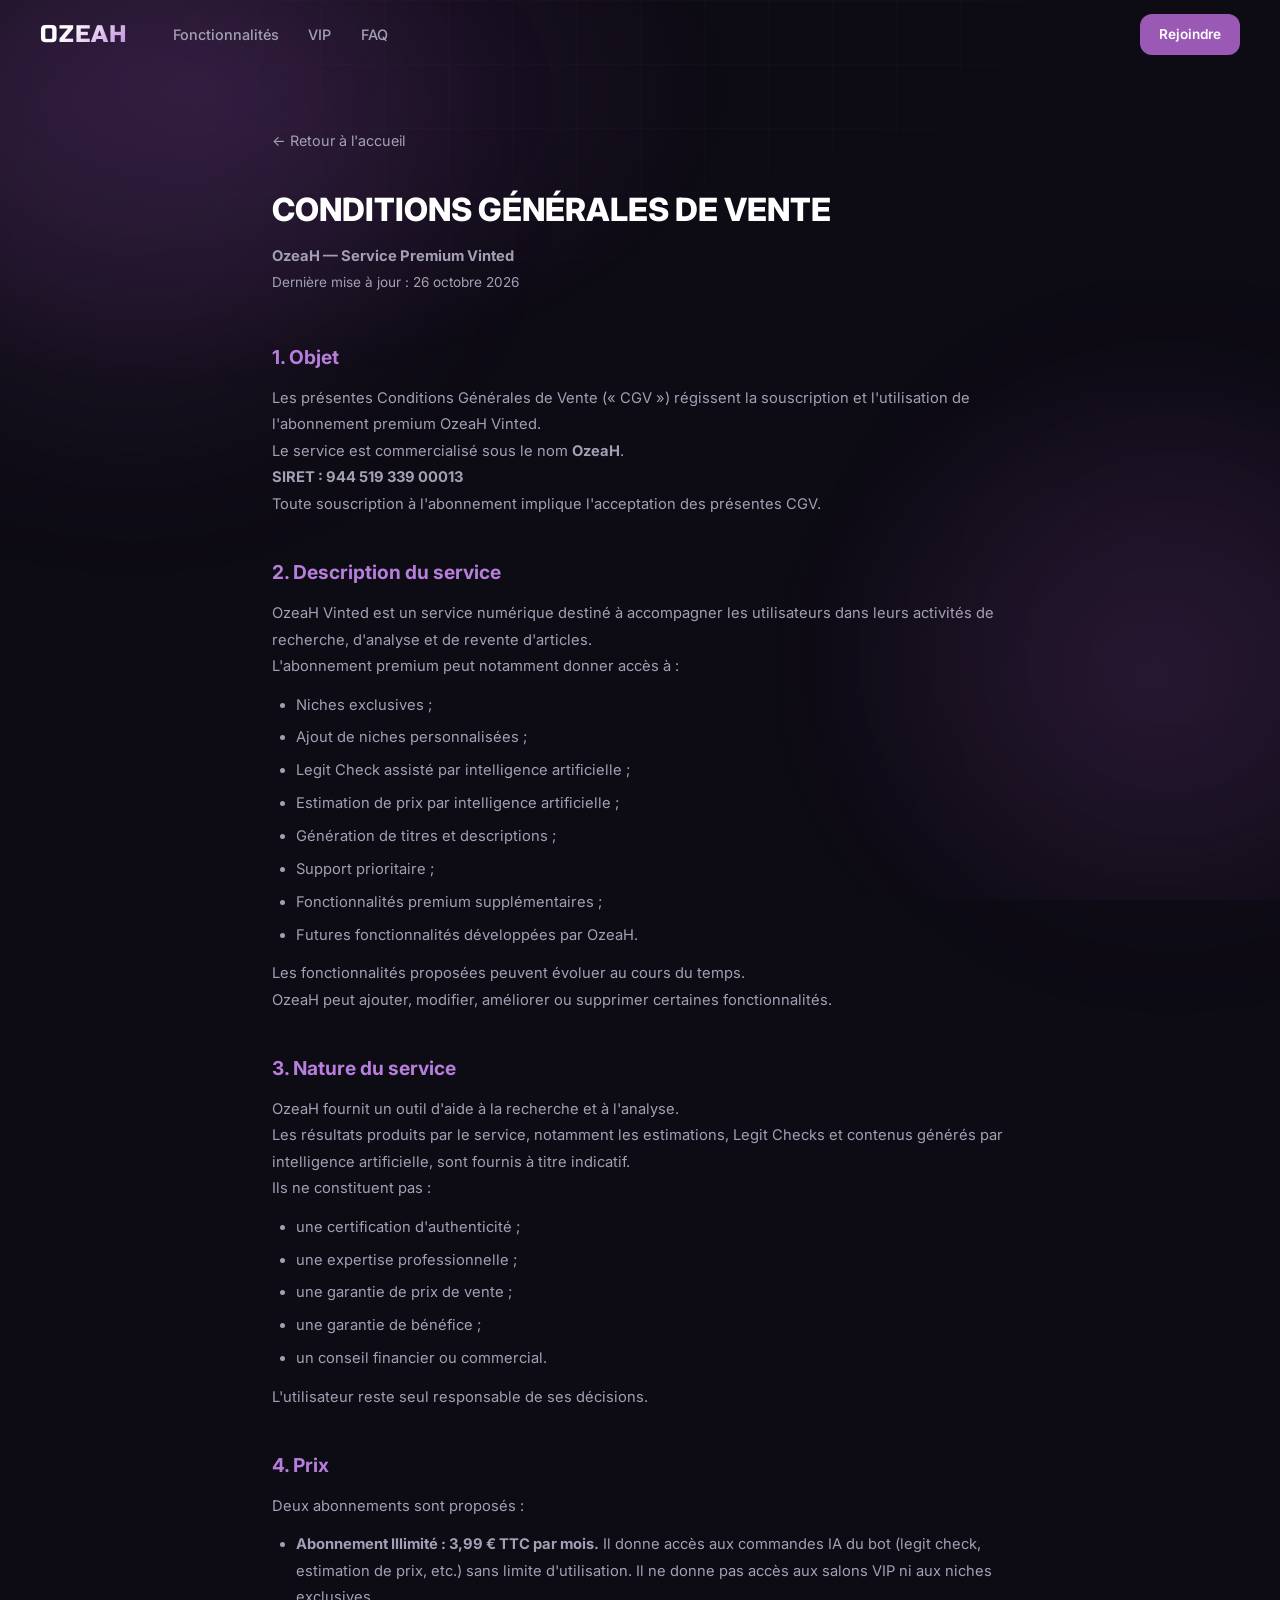
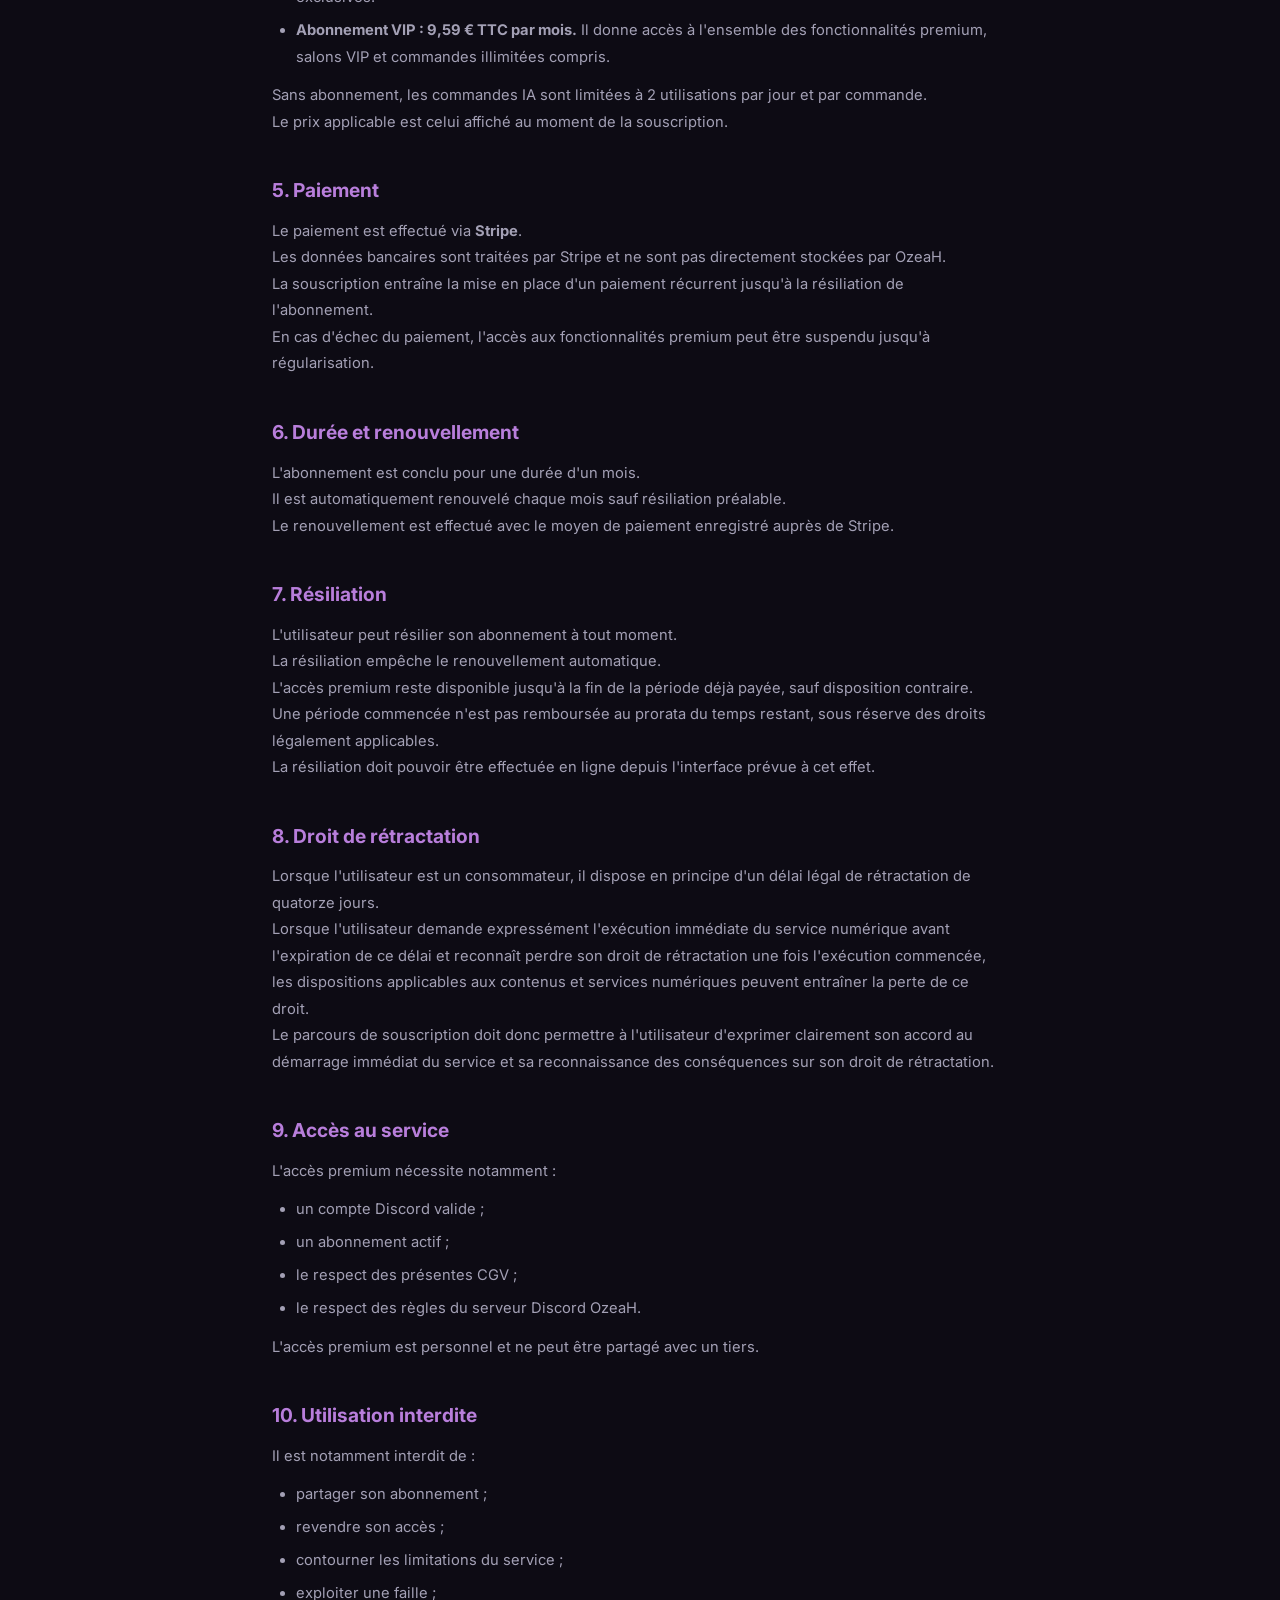
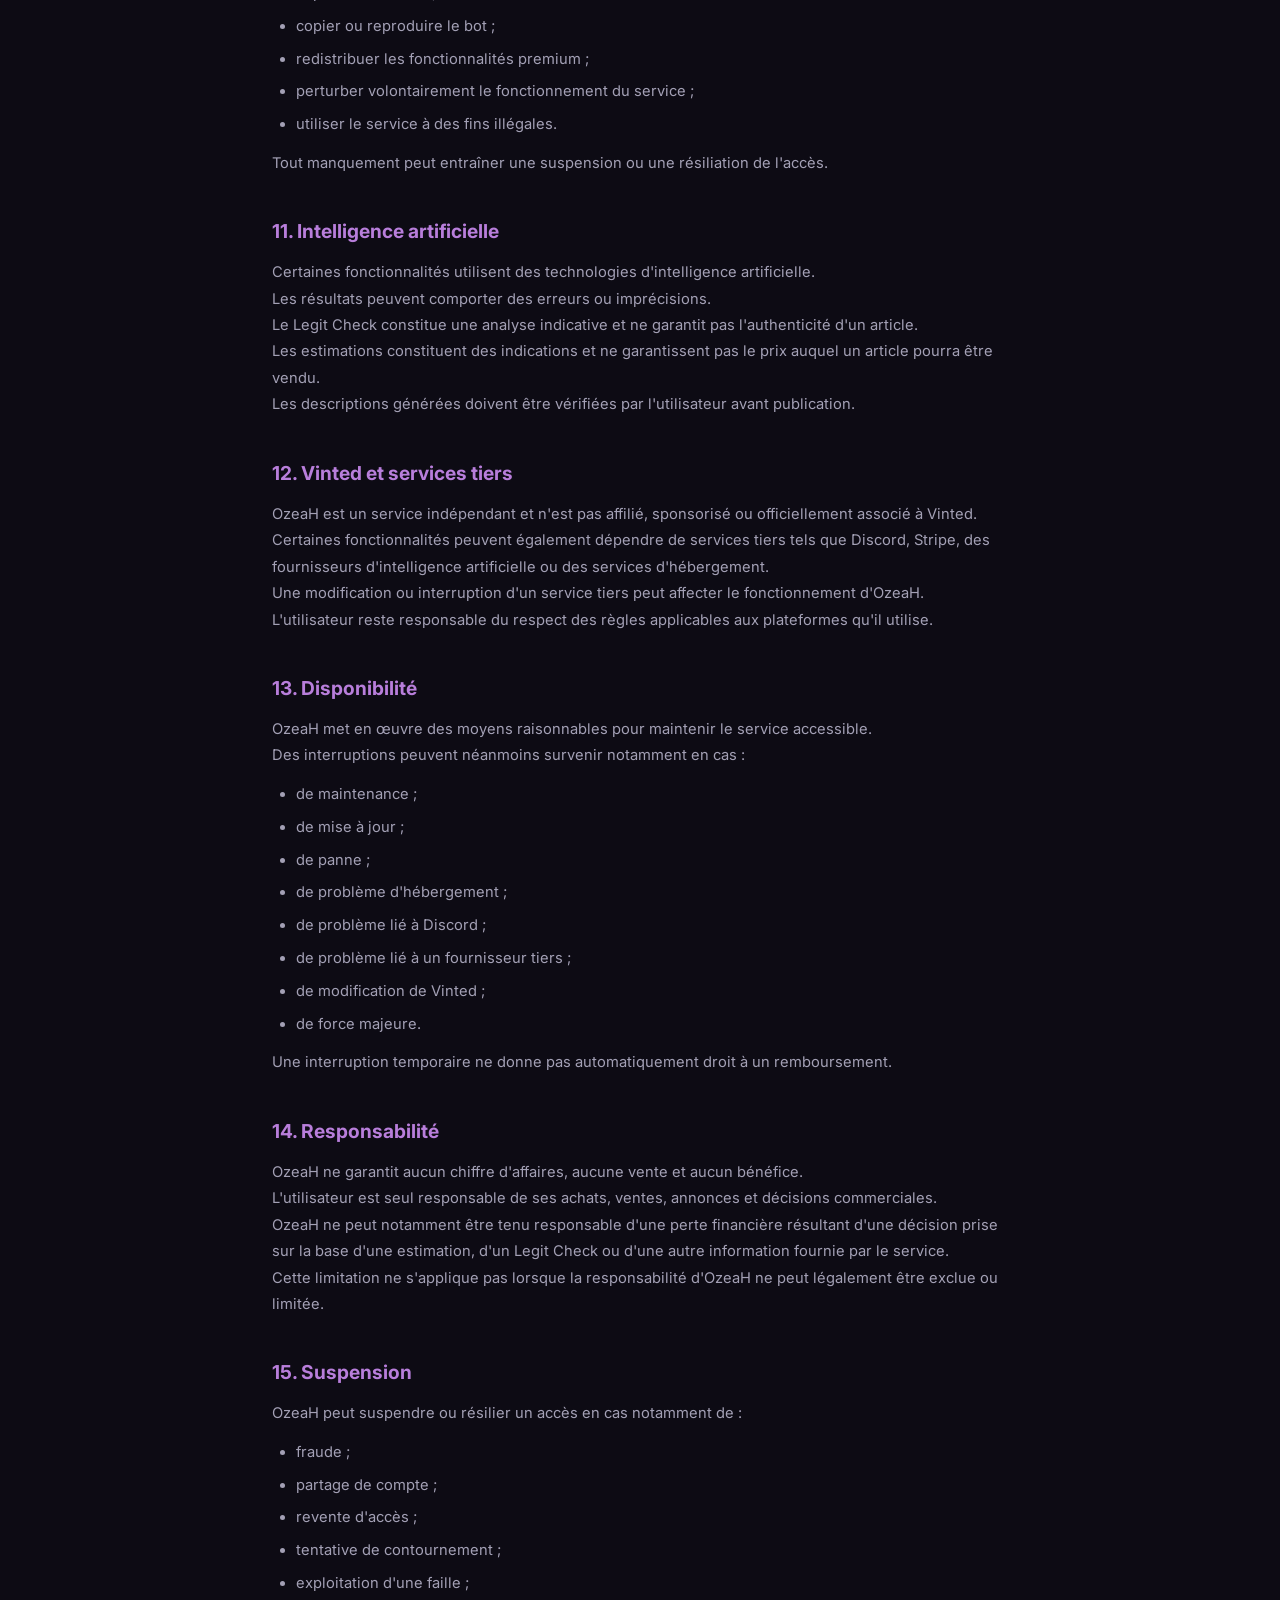
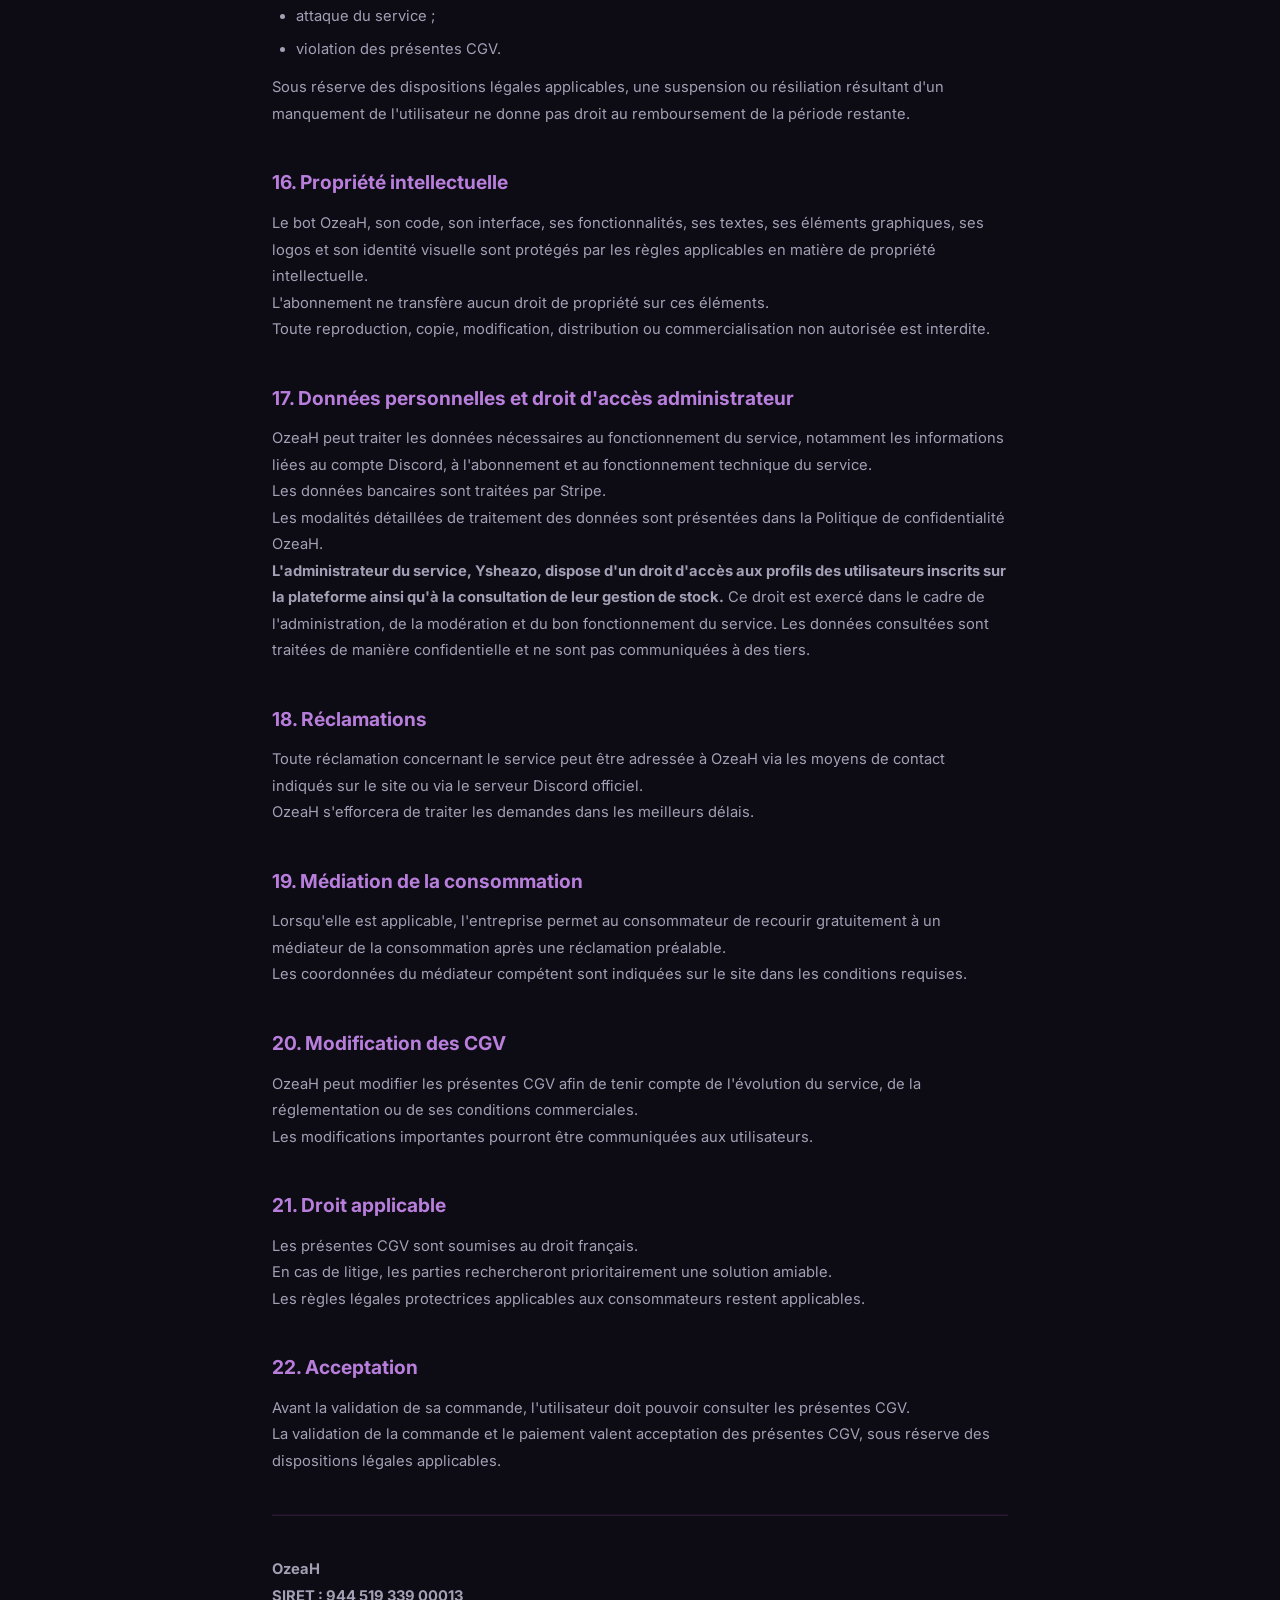
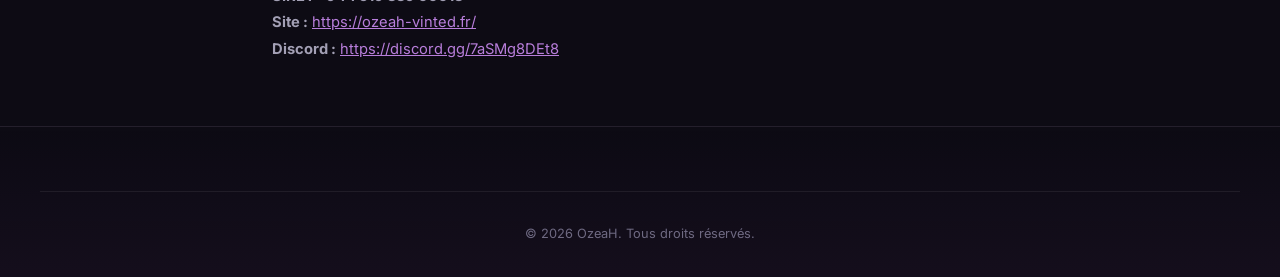
<file: cgv.html>
<!DOCTYPE html>
<html lang="fr">
<head>
    <meta charset="UTF-8">
    <meta name="viewport" content="width=device-width, initial-scale=1.0">
    <title>OzeaH — Conditions Générales de Vente</title>
    <meta name="description" content="Conditions générales de vente de l'abonnement VIP OzeaH, le bot Discord pour le resell Vinted.">
    <link rel="canonical" href="https://ozeah-vinted.fr/cgv.html">
    <link rel="icon" type="image/png" href="favicon.png?v=2">
    <link href="https://fonts.googleapis.com/css2?family=Inter:wght@400;500;600;700;800;900&family=Russo+One&display=swap" rel="stylesheet">
    <link rel="stylesheet" href="style.css">
    <style>
        .legal-page {
            max-width: 800px;
            margin: 0 auto;
            padding: 8rem 2rem 4rem;
            position: relative;
            z-index: 1;
        }
        .legal-page h1 {
            font-size: 2rem;
            font-weight: 800;
            margin-bottom: 0.5rem;
        }
        .legal-page .legal-updated {
            color: var(--text-muted);
            font-size: 0.85rem;
            margin-bottom: 3rem;
        }
        .legal-page h2 {
            font-size: 1.2rem;
            font-weight: 700;
            margin-top: 2.5rem;
            margin-bottom: 0.75rem;
            color: var(--purple-light);
        }
        .legal-page p, .legal-page li {
            color: var(--text-muted);
            font-size: 0.92rem;
            line-height: 1.8;
        }
        .legal-page ul {
            padding-left: 1.5rem;
            margin: 0.75rem 0;
        }
        .legal-page li {
            margin-bottom: 0.4rem;
        }
        .legal-back {
            display: inline-flex;
            align-items: center;
            gap: 0.5rem;
            color: var(--text-muted);
            text-decoration: none;
            font-size: 0.9rem;
            margin-bottom: 2rem;
            transition: color 0.3s;
        }
        .legal-back:hover { color: var(--text); }
    </style>
</head>
<body>
    <div class="bg-orb bg-orb-1"></div>
    <div class="bg-orb bg-orb-2"></div>
    <div class="bg-orb bg-orb-3"></div>
    <div class="particles" id="particles"></div>

    <header>
        <nav>
            <a href="index.html" class="logo">
                <span class="logo-text">OzeaH</span>
            </a>
            <div class="nav-links">
                <a href="index.html#features">Fonctionnalités</a>
                <a href="index.html#vip">VIP</a>
                <a href="index.html#faq">FAQ</a>
            </div>
            <div class="nav-right">
                <a href="https://discord.gg/7aSMg8DEt8" class="btn btn-nav">Rejoindre</a>
            </div>
        </nav>
    </header>

    <div class="legal-page">
        <a href="index.html" class="legal-back">&larr; Retour à l'accueil</a>

        <h1>CONDITIONS GÉNÉRALES DE VENTE</h1>
        <p><strong>OzeaH — Service Premium Vinted</strong></p>
        <p class="legal-updated">Dernière mise à jour : 26 octobre 2026</p>

        <h2>1. Objet</h2>
        <p>Les présentes Conditions Générales de Vente (« CGV ») régissent la souscription et l'utilisation de l'abonnement premium OzeaH Vinted.</p>
        <p>Le service est commercialisé sous le nom <strong>OzeaH</strong>.</p>
        <p><strong>SIRET : 944 519 339 00013</strong></p>
        <p>Toute souscription à l'abonnement implique l'acceptation des présentes CGV.</p>

        <h2>2. Description du service</h2>
        <p>OzeaH Vinted est un service numérique destiné à accompagner les utilisateurs dans leurs activités de recherche, d'analyse et de revente d'articles.</p>
        <p>L'abonnement premium peut notamment donner accès à :</p>
        <ul>
            <li>Niches exclusives ;</li>
            <li>Ajout de niches personnalisées ;</li>
            <li>Legit Check assisté par intelligence artificielle ;</li>
            <li>Estimation de prix par intelligence artificielle ;</li>
            <li>Génération de titres et descriptions ;</li>
            <li>Support prioritaire ;</li>
            <li>Fonctionnalités premium supplémentaires ;</li>
            <li>Futures fonctionnalités développées par OzeaH.</li>
        </ul>
        <p>Les fonctionnalités proposées peuvent évoluer au cours du temps.</p>
        <p>OzeaH peut ajouter, modifier, améliorer ou supprimer certaines fonctionnalités.</p>

        <h2>3. Nature du service</h2>
        <p>OzeaH fournit un outil d'aide à la recherche et à l'analyse.</p>
        <p>Les résultats produits par le service, notamment les estimations, Legit Checks et contenus générés par intelligence artificielle, sont fournis à titre indicatif.</p>
        <p>Ils ne constituent pas :</p>
        <ul>
            <li>une certification d'authenticité ;</li>
            <li>une expertise professionnelle ;</li>
            <li>une garantie de prix de vente ;</li>
            <li>une garantie de bénéfice ;</li>
            <li>un conseil financier ou commercial.</li>
        </ul>
        <p>L'utilisateur reste seul responsable de ses décisions.</p>

        <h2>4. Prix</h2>
        <p>Deux abonnements sont proposés :</p>
        <ul>
            <li><strong>Abonnement Illimité : 3,99 € TTC par mois.</strong> Il donne accès aux commandes IA du bot (legit check, estimation de prix, etc.) sans limite d'utilisation. Il ne donne pas accès aux salons VIP ni aux niches exclusives.</li>
            <li><strong>Abonnement VIP : 9,59 € TTC par mois.</strong> Il donne accès à l'ensemble des fonctionnalités premium, salons VIP et commandes illimitées compris.</li>
        </ul>
        <p>Sans abonnement, les commandes IA sont limitées à 2 utilisations par jour et par commande.</p>
        <p>Le prix applicable est celui affiché au moment de la souscription.</p>

        <h2>5. Paiement</h2>
        <p>Le paiement est effectué via <strong>Stripe</strong>.</p>
        <p>Les données bancaires sont traitées par Stripe et ne sont pas directement stockées par OzeaH.</p>
        <p>La souscription entraîne la mise en place d'un paiement récurrent jusqu'à la résiliation de l'abonnement.</p>
        <p>En cas d'échec du paiement, l'accès aux fonctionnalités premium peut être suspendu jusqu'à régularisation.</p>

        <h2>6. Durée et renouvellement</h2>
        <p>L'abonnement est conclu pour une durée d'un mois.</p>
        <p>Il est automatiquement renouvelé chaque mois sauf résiliation préalable.</p>
        <p>Le renouvellement est effectué avec le moyen de paiement enregistré auprès de Stripe.</p>

        <h2>7. Résiliation</h2>
        <p>L'utilisateur peut résilier son abonnement à tout moment.</p>
        <p>La résiliation empêche le renouvellement automatique.</p>
        <p>L'accès premium reste disponible jusqu'à la fin de la période déjà payée, sauf disposition contraire.</p>
        <p>Une période commencée n'est pas remboursée au prorata du temps restant, sous réserve des droits légalement applicables.</p>
        <p>La résiliation doit pouvoir être effectuée en ligne depuis l'interface prévue à cet effet.</p>

        <h2>8. Droit de rétractation</h2>
        <p>Lorsque l'utilisateur est un consommateur, il dispose en principe d'un délai légal de rétractation de quatorze jours.</p>
        <p>Lorsque l'utilisateur demande expressément l'exécution immédiate du service numérique avant l'expiration de ce délai et reconnaît perdre son droit de rétractation une fois l'exécution commencée, les dispositions applicables aux contenus et services numériques peuvent entraîner la perte de ce droit.</p>
        <p>Le parcours de souscription doit donc permettre à l'utilisateur d'exprimer clairement son accord au démarrage immédiat du service et sa reconnaissance des conséquences sur son droit de rétractation.</p>

        <h2>9. Accès au service</h2>
        <p>L'accès premium nécessite notamment :</p>
        <ul>
            <li>un compte Discord valide ;</li>
            <li>un abonnement actif ;</li>
            <li>le respect des présentes CGV ;</li>
            <li>le respect des règles du serveur Discord OzeaH.</li>
        </ul>
        <p>L'accès premium est personnel et ne peut être partagé avec un tiers.</p>

        <h2>10. Utilisation interdite</h2>
        <p>Il est notamment interdit de :</p>
        <ul>
            <li>partager son abonnement ;</li>
            <li>revendre son accès ;</li>
            <li>contourner les limitations du service ;</li>
            <li>exploiter une faille ;</li>
            <li>copier ou reproduire le bot ;</li>
            <li>redistribuer les fonctionnalités premium ;</li>
            <li>perturber volontairement le fonctionnement du service ;</li>
            <li>utiliser le service à des fins illégales.</li>
        </ul>
        <p>Tout manquement peut entraîner une suspension ou une résiliation de l'accès.</p>

        <h2>11. Intelligence artificielle</h2>
        <p>Certaines fonctionnalités utilisent des technologies d'intelligence artificielle.</p>
        <p>Les résultats peuvent comporter des erreurs ou imprécisions.</p>
        <p>Le Legit Check constitue une analyse indicative et ne garantit pas l'authenticité d'un article.</p>
        <p>Les estimations constituent des indications et ne garantissent pas le prix auquel un article pourra être vendu.</p>
        <p>Les descriptions générées doivent être vérifiées par l'utilisateur avant publication.</p>

        <h2>12. Vinted et services tiers</h2>
        <p>OzeaH est un service indépendant et n'est pas affilié, sponsorisé ou officiellement associé à Vinted.</p>
        <p>Certaines fonctionnalités peuvent également dépendre de services tiers tels que Discord, Stripe, des fournisseurs d'intelligence artificielle ou des services d'hébergement.</p>
        <p>Une modification ou interruption d'un service tiers peut affecter le fonctionnement d'OzeaH.</p>
        <p>L'utilisateur reste responsable du respect des règles applicables aux plateformes qu'il utilise.</p>

        <h2>13. Disponibilité</h2>
        <p>OzeaH met en œuvre des moyens raisonnables pour maintenir le service accessible.</p>
        <p>Des interruptions peuvent néanmoins survenir notamment en cas :</p>
        <ul>
            <li>de maintenance ;</li>
            <li>de mise à jour ;</li>
            <li>de panne ;</li>
            <li>de problème d'hébergement ;</li>
            <li>de problème lié à Discord ;</li>
            <li>de problème lié à un fournisseur tiers ;</li>
            <li>de modification de Vinted ;</li>
            <li>de force majeure.</li>
        </ul>
        <p>Une interruption temporaire ne donne pas automatiquement droit à un remboursement.</p>

        <h2>14. Responsabilité</h2>
        <p>OzeaH ne garantit aucun chiffre d'affaires, aucune vente et aucun bénéfice.</p>
        <p>L'utilisateur est seul responsable de ses achats, ventes, annonces et décisions commerciales.</p>
        <p>OzeaH ne peut notamment être tenu responsable d'une perte financière résultant d'une décision prise sur la base d'une estimation, d'un Legit Check ou d'une autre information fournie par le service.</p>
        <p>Cette limitation ne s'applique pas lorsque la responsabilité d'OzeaH ne peut légalement être exclue ou limitée.</p>

        <h2>15. Suspension</h2>
        <p>OzeaH peut suspendre ou résilier un accès en cas notamment de :</p>
        <ul>
            <li>fraude ;</li>
            <li>partage de compte ;</li>
            <li>revente d'accès ;</li>
            <li>tentative de contournement ;</li>
            <li>exploitation d'une faille ;</li>
            <li>attaque du service ;</li>
            <li>violation des présentes CGV.</li>
        </ul>
        <p>Sous réserve des dispositions légales applicables, une suspension ou résiliation résultant d'un manquement de l'utilisateur ne donne pas droit au remboursement de la période restante.</p>

        <h2>16. Propriété intellectuelle</h2>
        <p>Le bot OzeaH, son code, son interface, ses fonctionnalités, ses textes, ses éléments graphiques, ses logos et son identité visuelle sont protégés par les règles applicables en matière de propriété intellectuelle.</p>
        <p>L'abonnement ne transfère aucun droit de propriété sur ces éléments.</p>
        <p>Toute reproduction, copie, modification, distribution ou commercialisation non autorisée est interdite.</p>

        <h2>17. Données personnelles et droit d'accès administrateur</h2>
        <p>OzeaH peut traiter les données nécessaires au fonctionnement du service, notamment les informations liées au compte Discord, à l'abonnement et au fonctionnement technique du service.</p>
        <p>Les données bancaires sont traitées par Stripe.</p>
        <p>Les modalités détaillées de traitement des données sont présentées dans la Politique de confidentialité OzeaH.</p>
        <p><strong>L'administrateur du service, Ysheazo, dispose d'un droit d'accès aux profils des utilisateurs inscrits sur la plateforme ainsi qu'à la consultation de leur gestion de stock.</strong> Ce droit est exercé dans le cadre de l'administration, de la modération et du bon fonctionnement du service. Les données consultées sont traitées de manière confidentielle et ne sont pas communiquées à des tiers.</p>

        <h2>18. Réclamations</h2>
        <p>Toute réclamation concernant le service peut être adressée à OzeaH via les moyens de contact indiqués sur le site ou via le serveur Discord officiel.</p>
        <p>OzeaH s'efforcera de traiter les demandes dans les meilleurs délais.</p>

        <h2>19. Médiation de la consommation</h2>
        <p>Lorsqu'elle est applicable, l'entreprise permet au consommateur de recourir gratuitement à un médiateur de la consommation après une réclamation préalable.</p>
        <p>Les coordonnées du médiateur compétent sont indiquées sur le site dans les conditions requises.</p>

        <h2>20. Modification des CGV</h2>
        <p>OzeaH peut modifier les présentes CGV afin de tenir compte de l'évolution du service, de la réglementation ou de ses conditions commerciales.</p>
        <p>Les modifications importantes pourront être communiquées aux utilisateurs.</p>

        <h2>21. Droit applicable</h2>
        <p>Les présentes CGV sont soumises au droit français.</p>
        <p>En cas de litige, les parties rechercheront prioritairement une solution amiable.</p>
        <p>Les règles légales protectrices applicables aux consommateurs restent applicables.</p>

        <h2>22. Acceptation</h2>
        <p>Avant la validation de sa commande, l'utilisateur doit pouvoir consulter les présentes CGV.</p>
        <p>La validation de la commande et le paiement valent acceptation des présentes CGV, sous réserve des dispositions légales applicables.</p>

        <hr style="border-color: var(--border); margin: 2.5rem 0;">
        <p><strong>OzeaH</strong></p>
        <p><strong>SIRET : 944 519 339 00013</strong></p>
        <p><strong>Site :</strong> <a href="https://ozeah-vinted.fr/" style="color:var(--purple-light);">https://ozeah-vinted.fr/</a></p>
        <p><strong>Discord :</strong> <a href="https://discord.gg/7aSMg8DEt8" style="color:var(--purple-light);">https://discord.gg/7aSMg8DEt8</a></p>
    </div>

    <footer>
        <div class="footer-bottom">
            <p>&copy; 2026 OzeaH. Tous droits réservés.</p>
        </div>
    </footer>

    <script src="script.js"></script>
</body>
</html>
</file>
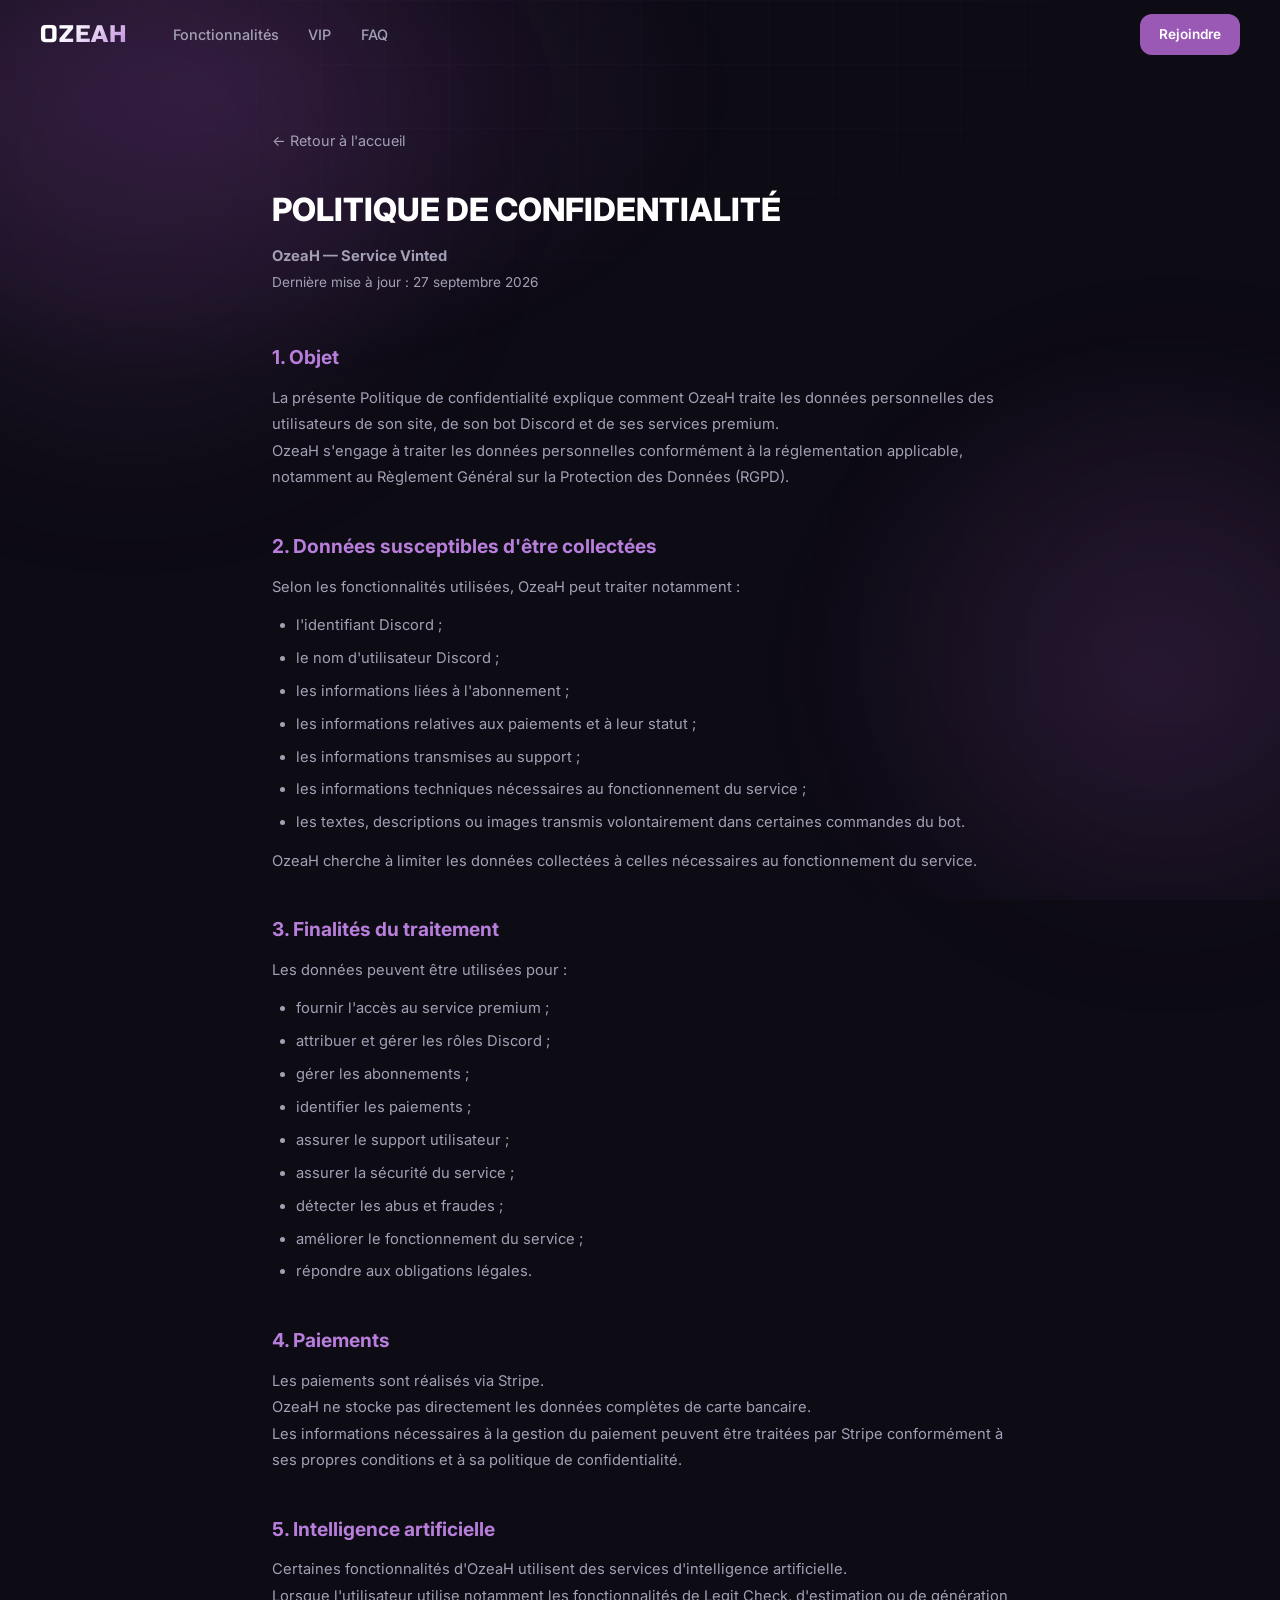
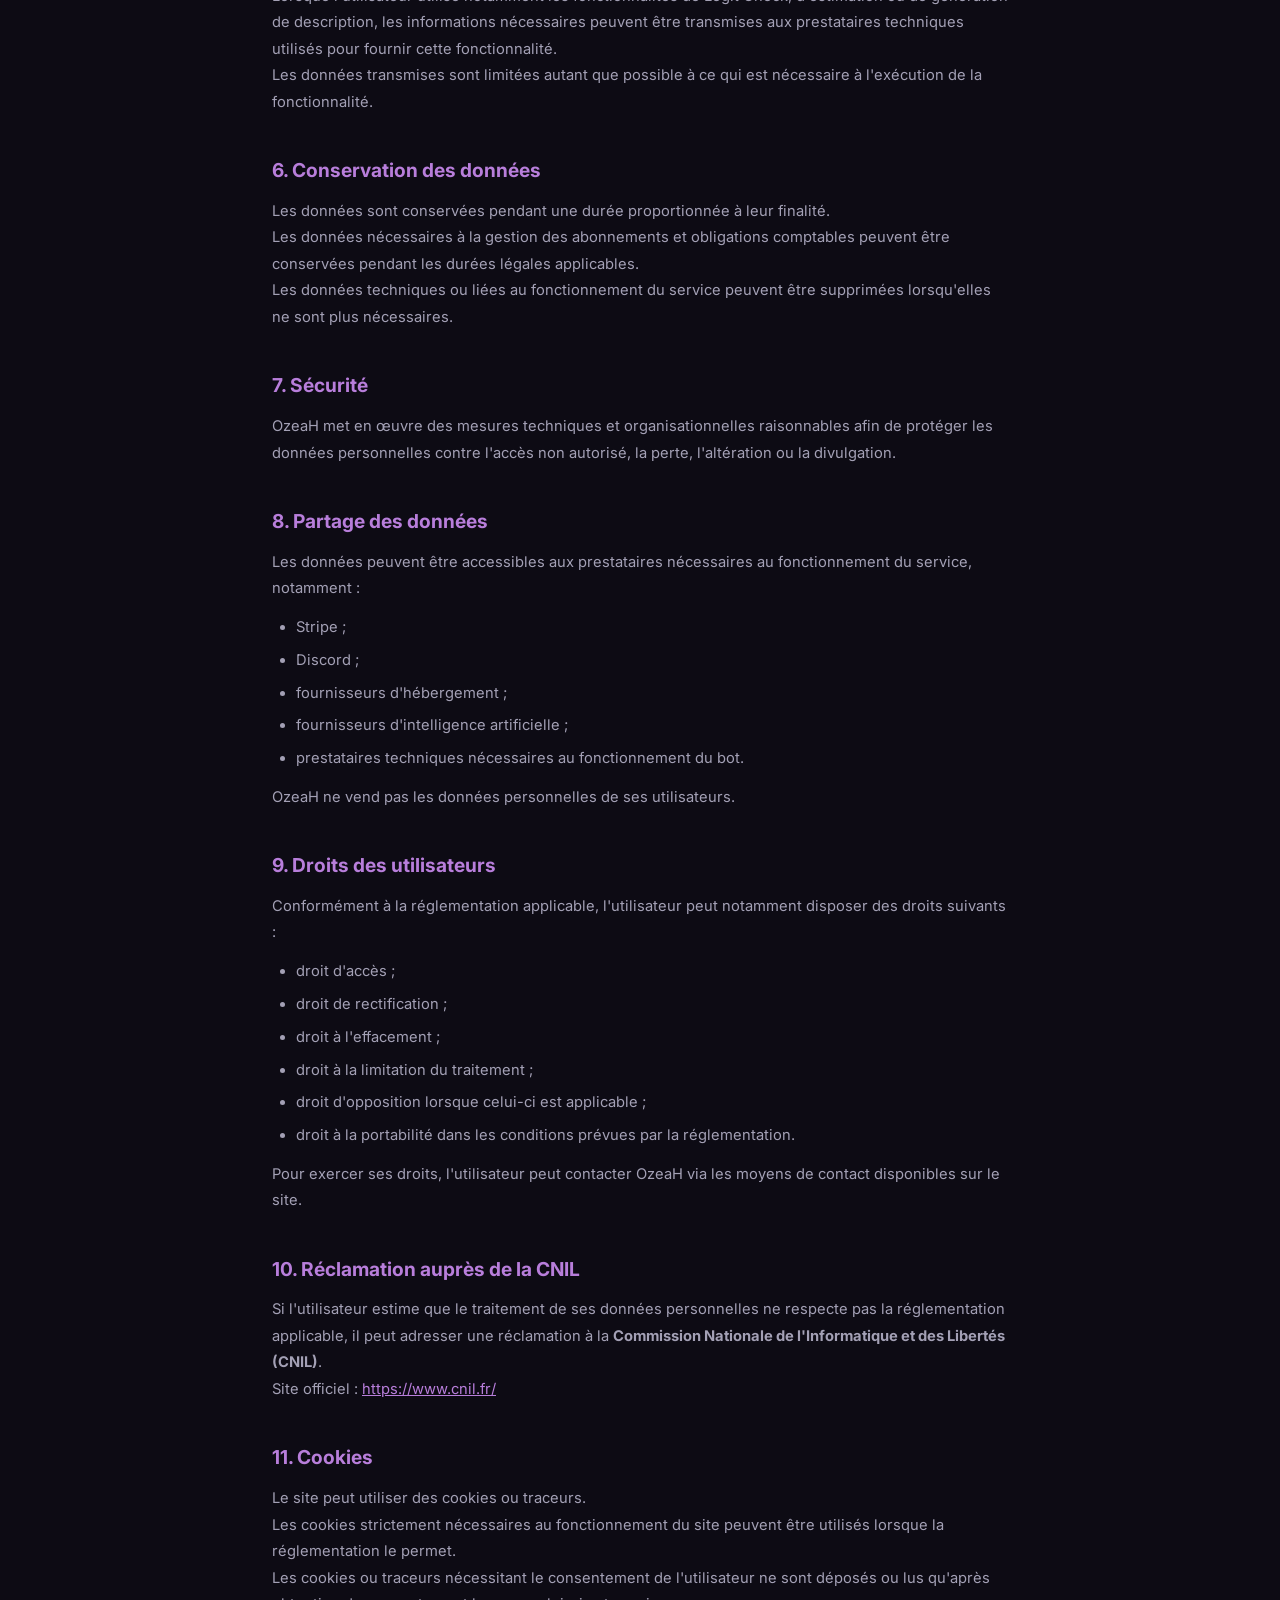
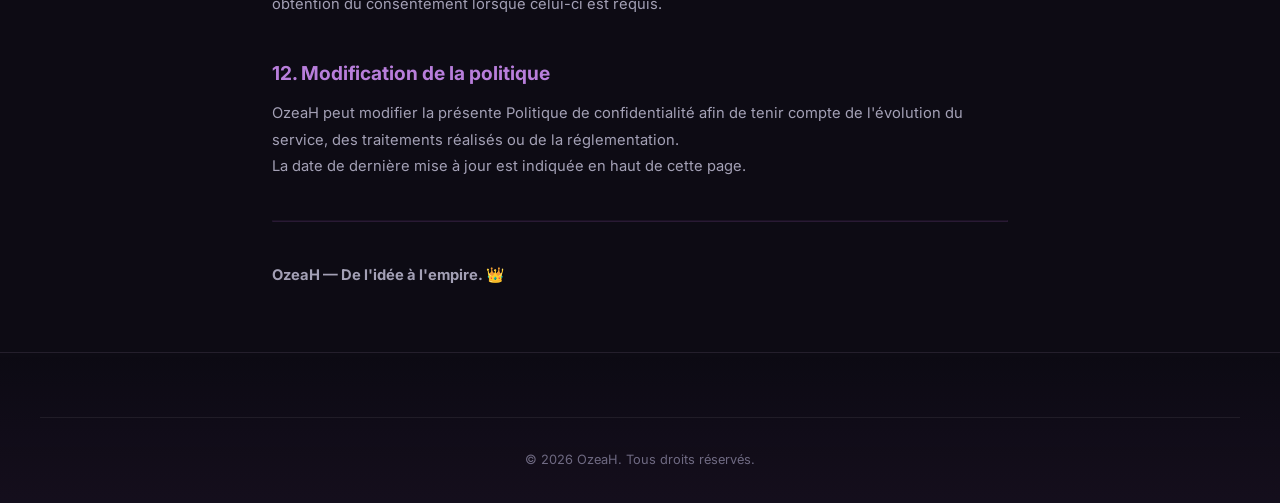
<file: confidentialite.html>
<!DOCTYPE html>
<html lang="fr">
<head>
    <meta charset="UTF-8">
    <meta name="viewport" content="width=device-width, initial-scale=1.0">
    <title>OzeaH — Politique de Confidentialité</title>
    <meta name="description" content="Politique de confidentialité d'OzeaH : données collectées, utilisation et droits.">
    <link rel="canonical" href="https://ozeah-vinted.fr/confidentialite.html">
    <link rel="icon" type="image/png" href="favicon.png?v=2">
    <link href="https://fonts.googleapis.com/css2?family=Inter:wght@400;500;600;700;800;900&family=Russo+One&display=swap" rel="stylesheet">
    <link rel="stylesheet" href="style.css">
    <style>
        .legal-page {
            max-width: 800px;
            margin: 0 auto;
            padding: 8rem 2rem 4rem;
            position: relative;
            z-index: 1;
        }
        .legal-page h1 {
            font-size: 2rem;
            font-weight: 800;
            margin-bottom: 0.5rem;
        }
        .legal-page .legal-updated {
            color: var(--text-muted);
            font-size: 0.85rem;
            margin-bottom: 3rem;
        }
        .legal-page h2 {
            font-size: 1.2rem;
            font-weight: 700;
            margin-top: 2.5rem;
            margin-bottom: 0.75rem;
            color: var(--purple-light);
        }
        .legal-page p, .legal-page li {
            color: var(--text-muted);
            font-size: 0.92rem;
            line-height: 1.8;
        }
        .legal-page ul {
            padding-left: 1.5rem;
            margin: 0.75rem 0;
        }
        .legal-page li {
            margin-bottom: 0.4rem;
        }
        .legal-back {
            display: inline-flex;
            align-items: center;
            gap: 0.5rem;
            color: var(--text-muted);
            text-decoration: none;
            font-size: 0.9rem;
            margin-bottom: 2rem;
            transition: color 0.3s;
        }
        .legal-back:hover { color: var(--text); }
    </style>
</head>
<body>
    <div class="bg-orb bg-orb-1"></div>
    <div class="bg-orb bg-orb-2"></div>
    <div class="bg-orb bg-orb-3"></div>
    <div class="particles" id="particles"></div>

    <header>
        <nav>
            <a href="index.html" class="logo">
                <span class="logo-text">OzeaH</span>
            </a>
            <div class="nav-links">
                <a href="index.html#features">Fonctionnalités</a>
                <a href="index.html#vip">VIP</a>
                <a href="index.html#faq">FAQ</a>
            </div>
            <div class="nav-right">
                <a href="https://discord.gg/7aSMg8DEt8" class="btn btn-nav">Rejoindre</a>
            </div>
        </nav>
    </header>

    <div class="legal-page">
        <a href="index.html" class="legal-back">&larr; Retour à l'accueil</a>

        <h1>POLITIQUE DE CONFIDENTIALITÉ</h1>
        <p><strong>OzeaH — Service Vinted</strong></p>
        <p class="legal-updated">Dernière mise à jour : 27 septembre 2026</p>

        <h2>1. Objet</h2>
        <p>La présente Politique de confidentialité explique comment OzeaH traite les données personnelles des utilisateurs de son site, de son bot Discord et de ses services premium.</p>
        <p>OzeaH s'engage à traiter les données personnelles conformément à la réglementation applicable, notamment au Règlement Général sur la Protection des Données (RGPD).</p>

        <h2>2. Données susceptibles d'être collectées</h2>
        <p>Selon les fonctionnalités utilisées, OzeaH peut traiter notamment :</p>
        <ul>
            <li>l'identifiant Discord ;</li>
            <li>le nom d'utilisateur Discord ;</li>
            <li>les informations liées à l'abonnement ;</li>
            <li>les informations relatives aux paiements et à leur statut ;</li>
            <li>les informations transmises au support ;</li>
            <li>les informations techniques nécessaires au fonctionnement du service ;</li>
            <li>les textes, descriptions ou images transmis volontairement dans certaines commandes du bot.</li>
        </ul>
        <p>OzeaH cherche à limiter les données collectées à celles nécessaires au fonctionnement du service.</p>

        <h2>3. Finalités du traitement</h2>
        <p>Les données peuvent être utilisées pour :</p>
        <ul>
            <li>fournir l'accès au service premium ;</li>
            <li>attribuer et gérer les rôles Discord ;</li>
            <li>gérer les abonnements ;</li>
            <li>identifier les paiements ;</li>
            <li>assurer le support utilisateur ;</li>
            <li>assurer la sécurité du service ;</li>
            <li>détecter les abus et fraudes ;</li>
            <li>améliorer le fonctionnement du service ;</li>
            <li>répondre aux obligations légales.</li>
        </ul>

        <h2>4. Paiements</h2>
        <p>Les paiements sont réalisés via Stripe.</p>
        <p>OzeaH ne stocke pas directement les données complètes de carte bancaire.</p>
        <p>Les informations nécessaires à la gestion du paiement peuvent être traitées par Stripe conformément à ses propres conditions et à sa politique de confidentialité.</p>

        <h2>5. Intelligence artificielle</h2>
        <p>Certaines fonctionnalités d'OzeaH utilisent des services d'intelligence artificielle.</p>
        <p>Lorsque l'utilisateur utilise notamment les fonctionnalités de Legit Check, d'estimation ou de génération de description, les informations nécessaires peuvent être transmises aux prestataires techniques utilisés pour fournir cette fonctionnalité.</p>
        <p>Les données transmises sont limitées autant que possible à ce qui est nécessaire à l'exécution de la fonctionnalité.</p>

        <h2>6. Conservation des données</h2>
        <p>Les données sont conservées pendant une durée proportionnée à leur finalité.</p>
        <p>Les données nécessaires à la gestion des abonnements et obligations comptables peuvent être conservées pendant les durées légales applicables.</p>
        <p>Les données techniques ou liées au fonctionnement du service peuvent être supprimées lorsqu'elles ne sont plus nécessaires.</p>

        <h2>7. Sécurité</h2>
        <p>OzeaH met en œuvre des mesures techniques et organisationnelles raisonnables afin de protéger les données personnelles contre l'accès non autorisé, la perte, l'altération ou la divulgation.</p>

        <h2>8. Partage des données</h2>
        <p>Les données peuvent être accessibles aux prestataires nécessaires au fonctionnement du service, notamment :</p>
        <ul>
            <li>Stripe ;</li>
            <li>Discord ;</li>
            <li>fournisseurs d'hébergement ;</li>
            <li>fournisseurs d'intelligence artificielle ;</li>
            <li>prestataires techniques nécessaires au fonctionnement du bot.</li>
        </ul>
        <p>OzeaH ne vend pas les données personnelles de ses utilisateurs.</p>

        <h2>9. Droits des utilisateurs</h2>
        <p>Conformément à la réglementation applicable, l'utilisateur peut notamment disposer des droits suivants :</p>
        <ul>
            <li>droit d'accès ;</li>
            <li>droit de rectification ;</li>
            <li>droit à l'effacement ;</li>
            <li>droit à la limitation du traitement ;</li>
            <li>droit d'opposition lorsque celui-ci est applicable ;</li>
            <li>droit à la portabilité dans les conditions prévues par la réglementation.</li>
        </ul>
        <p>Pour exercer ses droits, l'utilisateur peut contacter OzeaH via les moyens de contact disponibles sur le site.</p>

        <h2>10. Réclamation auprès de la CNIL</h2>
        <p>Si l'utilisateur estime que le traitement de ses données personnelles ne respecte pas la réglementation applicable, il peut adresser une réclamation à la <strong>Commission Nationale de l'Informatique et des Libertés (CNIL)</strong>.</p>
        <p>Site officiel : <a href="https://www.cnil.fr/" style="color:var(--purple-light);">https://www.cnil.fr/</a></p>

        <h2>11. Cookies</h2>
        <p>Le site peut utiliser des cookies ou traceurs.</p>
        <p>Les cookies strictement nécessaires au fonctionnement du site peuvent être utilisés lorsque la réglementation le permet.</p>
        <p>Les cookies ou traceurs nécessitant le consentement de l'utilisateur ne sont déposés ou lus qu'après obtention du consentement lorsque celui-ci est requis.</p>

        <h2>12. Modification de la politique</h2>
        <p>OzeaH peut modifier la présente Politique de confidentialité afin de tenir compte de l'évolution du service, des traitements réalisés ou de la réglementation.</p>
        <p>La date de dernière mise à jour est indiquée en haut de cette page.</p>

        <hr style="border-color: var(--border); margin: 2.5rem 0;">
        <p><strong>OzeaH — De l'idée à l'empire. 👑</strong></p>
    </div>

    <footer>
        <div class="footer-bottom">
            <p>&copy; 2026 OzeaH. Tous droits réservés.</p>
        </div>
    </footer>

    <script src="script.js"></script>
</body>
</html>
</file>
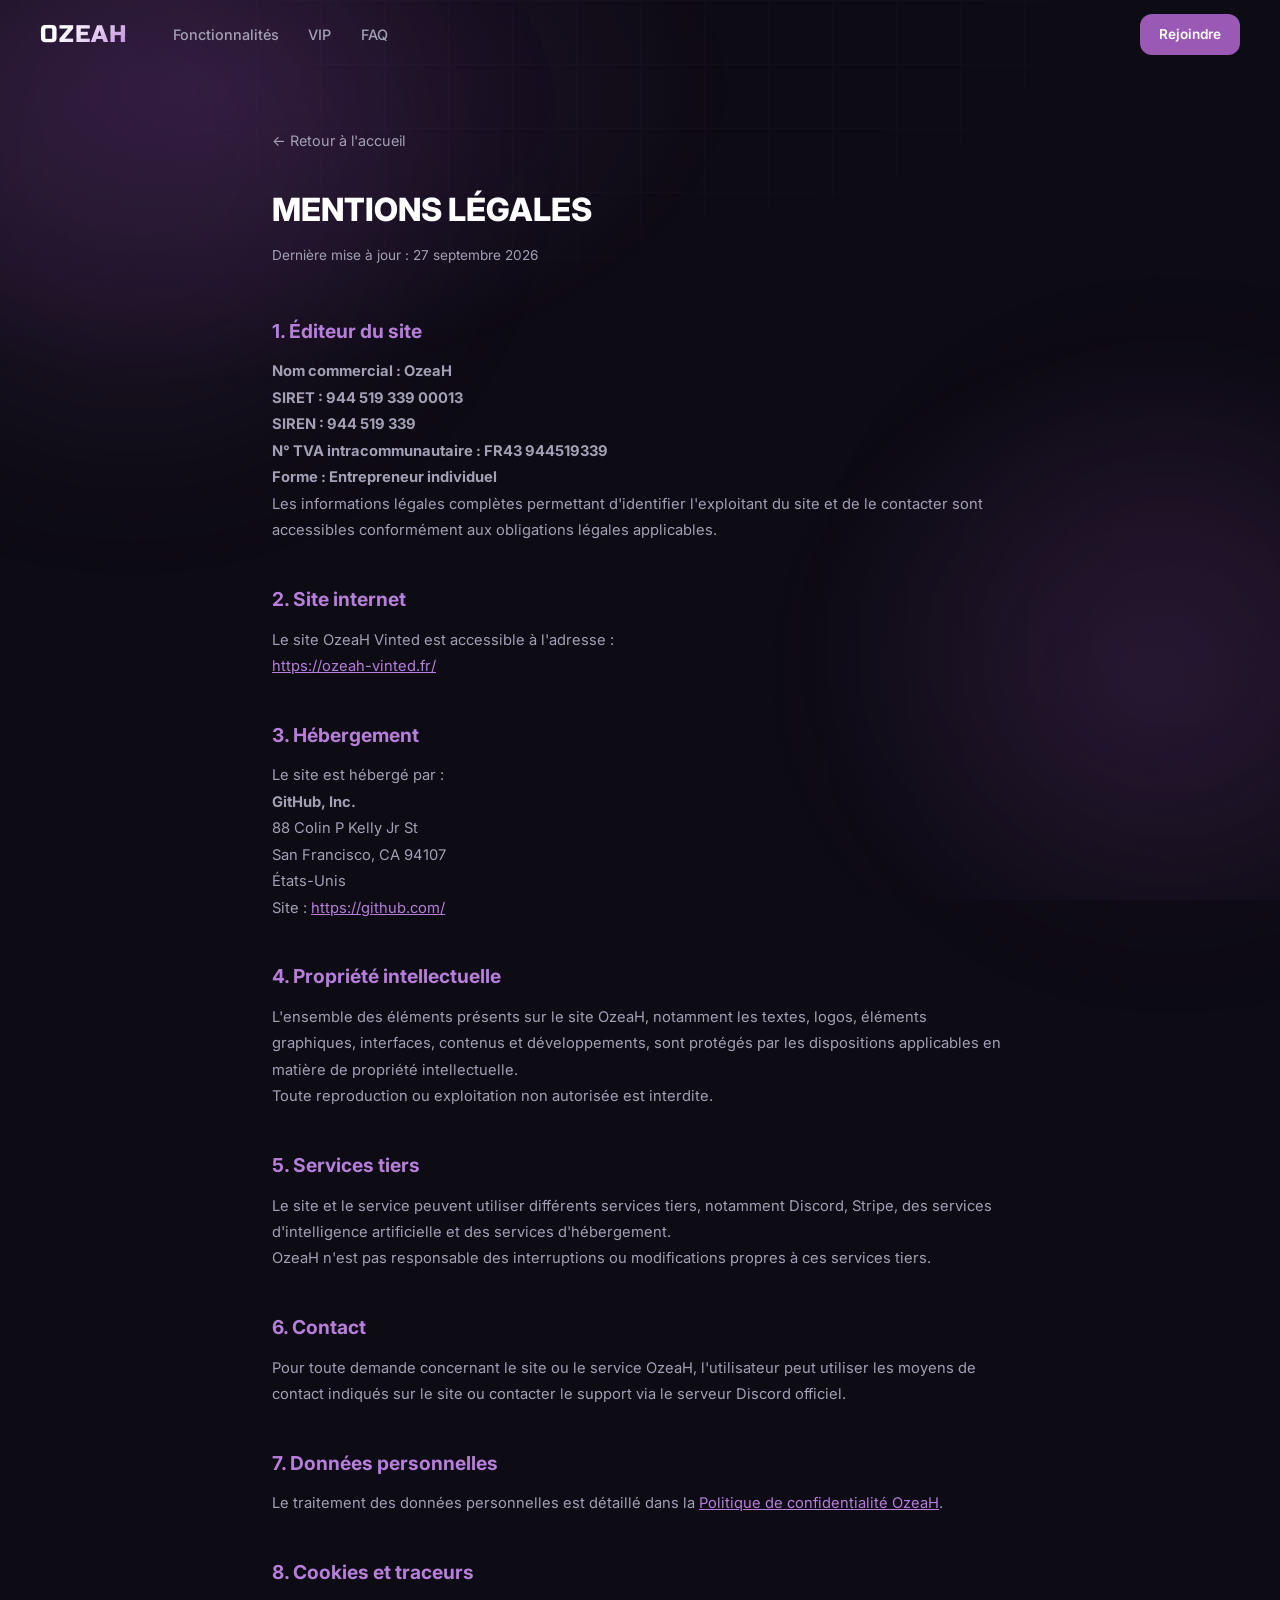
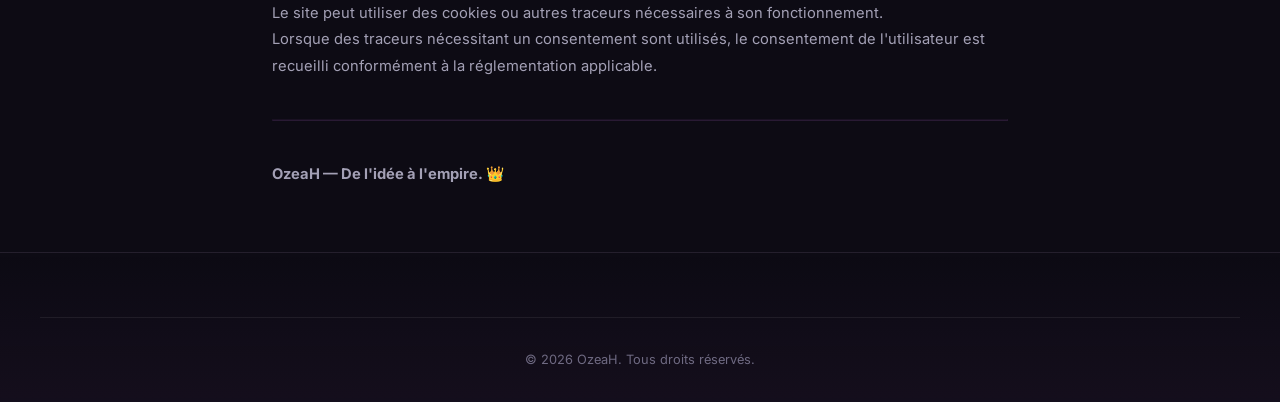
<file: mentions.html>
<!DOCTYPE html>
<html lang="fr">
<head>
    <meta charset="UTF-8">
    <meta name="viewport" content="width=device-width, initial-scale=1.0">
    <title>OzeaH — Mentions Légales</title>
    <meta name="description" content="Mentions légales du site OzeaH, bot Discord pour le resell Vinted.">
    <link rel="canonical" href="https://ozeah-vinted.fr/mentions.html">
    <link rel="icon" type="image/png" href="favicon.png?v=2">
    <link href="https://fonts.googleapis.com/css2?family=Inter:wght@400;500;600;700;800;900&family=Russo+One&display=swap" rel="stylesheet">
    <link rel="stylesheet" href="style.css">
    <style>
        .legal-page {
            max-width: 800px;
            margin: 0 auto;
            padding: 8rem 2rem 4rem;
            position: relative;
            z-index: 1;
        }
        .legal-page h1 {
            font-size: 2rem;
            font-weight: 800;
            margin-bottom: 0.5rem;
        }
        .legal-page .legal-updated {
            color: var(--text-muted);
            font-size: 0.85rem;
            margin-bottom: 3rem;
        }
        .legal-page h2 {
            font-size: 1.2rem;
            font-weight: 700;
            margin-top: 2.5rem;
            margin-bottom: 0.75rem;
            color: var(--purple-light);
        }
        .legal-page p, .legal-page li {
            color: var(--text-muted);
            font-size: 0.92rem;
            line-height: 1.8;
        }
        .legal-page ul {
            padding-left: 1.5rem;
            margin: 0.75rem 0;
        }
        .legal-page li {
            margin-bottom: 0.4rem;
        }
        .legal-back {
            display: inline-flex;
            align-items: center;
            gap: 0.5rem;
            color: var(--text-muted);
            text-decoration: none;
            font-size: 0.9rem;
            margin-bottom: 2rem;
            transition: color 0.3s;
        }
        .legal-back:hover { color: var(--text); }
    </style>
</head>
<body>
    <div class="bg-orb bg-orb-1"></div>
    <div class="bg-orb bg-orb-2"></div>
    <div class="bg-orb bg-orb-3"></div>
    <div class="particles" id="particles"></div>

    <header>
        <nav>
            <a href="index.html" class="logo">
                <span class="logo-text">OzeaH</span>
            </a>
            <div class="nav-links">
                <a href="index.html#features">Fonctionnalités</a>
                <a href="index.html#vip">VIP</a>
                <a href="index.html#faq">FAQ</a>
            </div>
            <div class="nav-right">
                <a href="https://discord.gg/7aSMg8DEt8" class="btn btn-nav">Rejoindre</a>
            </div>
        </nav>
    </header>

    <div class="legal-page">
        <a href="index.html" class="legal-back">&larr; Retour à l'accueil</a>

        <h1>MENTIONS LÉGALES</h1>
        <p class="legal-updated">Dernière mise à jour : 27 septembre 2026</p>

        <h2>1. Éditeur du site</h2>
        <p><strong>Nom commercial : OzeaH</strong></p>
        <p><strong>SIRET : 944 519 339 00013</strong></p>
        <p><strong>SIREN : 944 519 339</strong></p>
        <p><strong>N° TVA intracommunautaire : FR43 944519339</strong></p>
        <p><strong>Forme : Entrepreneur individuel</strong></p>
        <p>Les informations légales complètes permettant d'identifier l'exploitant du site et de le contacter sont accessibles conformément aux obligations légales applicables.</p>

        <h2>2. Site internet</h2>
        <p>Le site OzeaH Vinted est accessible à l'adresse :</p>
        <p><a href="https://ozeah-vinted.fr/" style="color:var(--purple-light);">https://ozeah-vinted.fr/</a></p>

        <h2>3. Hébergement</h2>
        <p>Le site est hébergé par :</p>
        <p><strong>GitHub, Inc.</strong></p>
        <p>88 Colin P Kelly Jr St<br>San Francisco, CA 94107<br>États-Unis</p>
        <p>Site : <a href="https://github.com/" style="color:var(--purple-light);">https://github.com/</a></p>

        <h2>4. Propriété intellectuelle</h2>
        <p>L'ensemble des éléments présents sur le site OzeaH, notamment les textes, logos, éléments graphiques, interfaces, contenus et développements, sont protégés par les dispositions applicables en matière de propriété intellectuelle.</p>
        <p>Toute reproduction ou exploitation non autorisée est interdite.</p>

        <h2>5. Services tiers</h2>
        <p>Le site et le service peuvent utiliser différents services tiers, notamment Discord, Stripe, des services d'intelligence artificielle et des services d'hébergement.</p>
        <p>OzeaH n'est pas responsable des interruptions ou modifications propres à ces services tiers.</p>

        <h2>6. Contact</h2>
        <p>Pour toute demande concernant le site ou le service OzeaH, l'utilisateur peut utiliser les moyens de contact indiqués sur le site ou contacter le support via le serveur Discord officiel.</p>

        <h2>7. Données personnelles</h2>
        <p>Le traitement des données personnelles est détaillé dans la <a href="confidentialite.html" style="color:var(--purple-light);">Politique de confidentialité OzeaH</a>.</p>

        <h2>8. Cookies et traceurs</h2>
        <p>Le site peut utiliser des cookies ou autres traceurs nécessaires à son fonctionnement.</p>
        <p>Lorsque des traceurs nécessitant un consentement sont utilisés, le consentement de l'utilisateur est recueilli conformément à la réglementation applicable.</p>

        <hr style="border-color: var(--border); margin: 2.5rem 0;">
        <p><strong>OzeaH — De l'idée à l'empire. 👑</strong></p>
    </div>

    <footer>
        <div class="footer-bottom">
            <p>&copy; 2026 OzeaH. Tous droits réservés.</p>
        </div>
    </footer>

    <script src="script.js"></script>
</body>
</html>
</file>
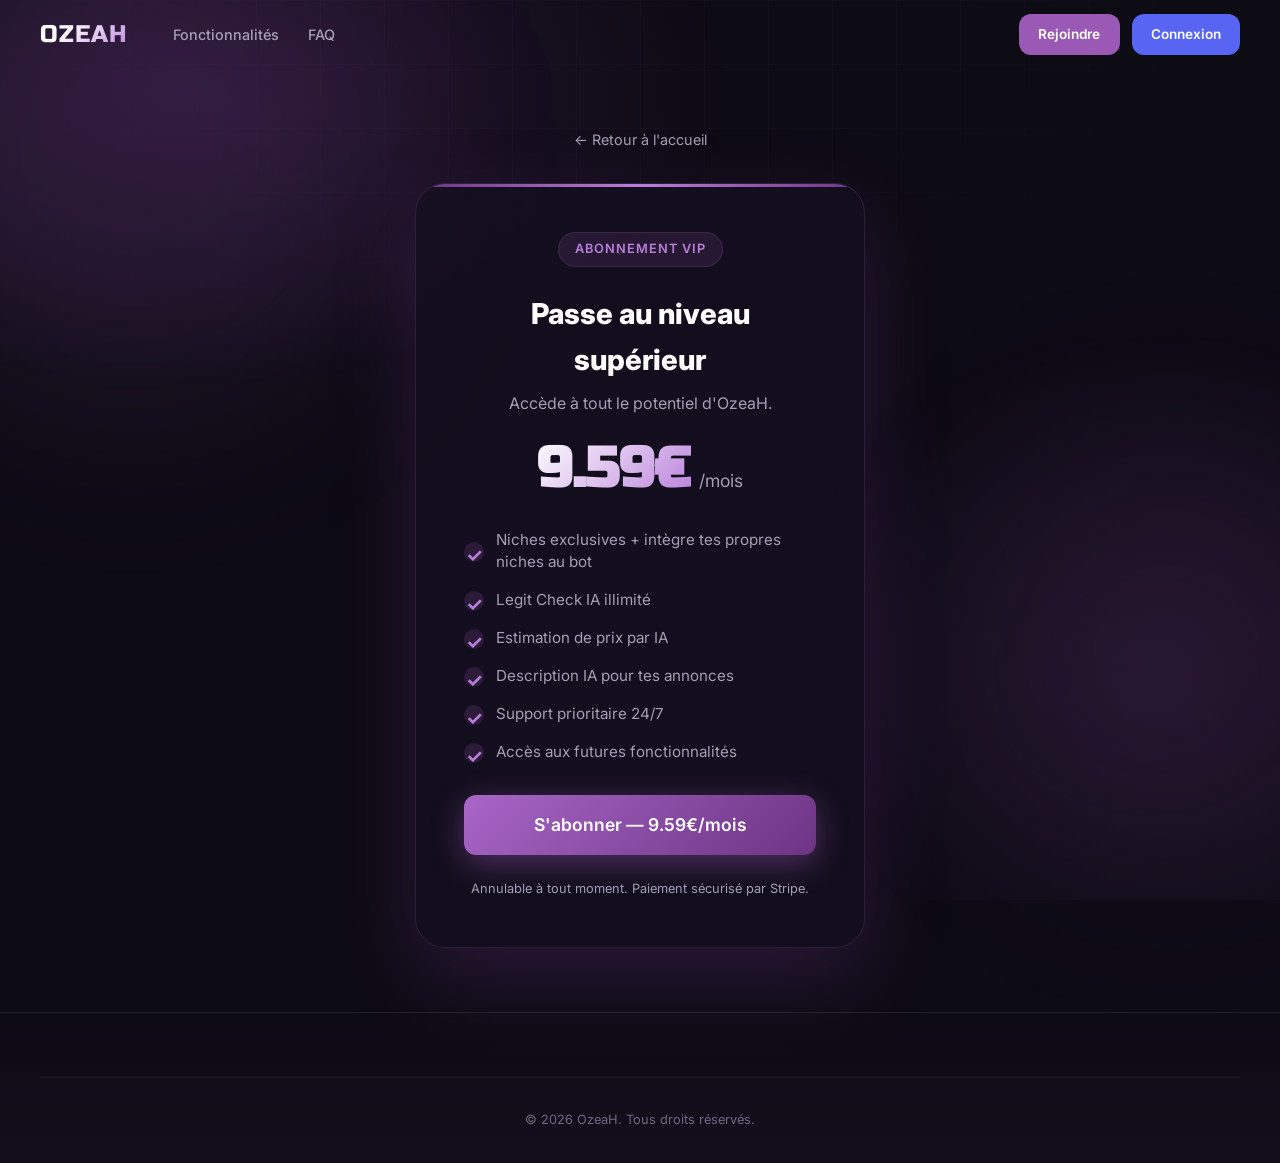
<file: vip.html>
<!DOCTYPE html>
<html lang="fr">
<head>
    <meta charset="UTF-8">
    <meta name="viewport" content="width=device-width, initial-scale=1.0">
    <title>OzeaH VIP — Abonnement</title>
    <meta name="description" content="Deviens VIP OzeaH pour 9.59€/mois. Niches exclusives, legit check, estimation de prix et support prioritaire.">
    <link rel="canonical" href="https://ozeah-vinted.fr/vip.html">
    <link rel="icon" type="image/png" href="favicon.png?v=2">
    <link href="https://fonts.googleapis.com/css2?family=Inter:wght@400;500;600;700;800;900&family=Russo+One&display=swap" rel="stylesheet">
    <link rel="stylesheet" href="style.css">
    <style>
        .pricing-section {
            min-height: 100vh;
            display: flex;
            flex-direction: column;
            align-items: center;
            justify-content: center;
            padding: 8rem 2rem 4rem;
            position: relative;
            z-index: 1;
        }

        .pricing-card {
            background: var(--bg-card);
            border: 1px solid var(--border);
            border-radius: 30px;
            padding: 3rem;
            max-width: 450px;
            width: 100%;
            text-align: center;
            position: relative;
            overflow: hidden;
        }

        .pricing-card::before {
            content: '';
            position: absolute;
            top: 0;
            left: 0;
            right: 0;
            height: 3px;
            background: linear-gradient(90deg, var(--purple-dark), var(--purple-light), var(--purple-dark));
        }

        .pricing-card::after {
            content: '';
            position: absolute;
            top: -50%;
            left: -50%;
            width: 200%;
            height: 200%;
            background: radial-gradient(circle at 50% 0%, rgba(155, 89, 182, 0.08) 0%, transparent 50%);
            pointer-events: none;
        }

        .pricing-badge {
            display: inline-block;
            padding: 0.4rem 1rem;
            background: rgba(155, 89, 182, 0.15);
            border: 1px solid var(--border);
            border-radius: 100px;
            font-size: 0.8rem;
            color: var(--purple-light);
            font-weight: 600;
            text-transform: uppercase;
            letter-spacing: 1px;
            margin-bottom: 1.5rem;
        }

        .pricing-title {
            font-size: 1.8rem;
            font-weight: 800;
            margin-bottom: 0.5rem;
        }

        .pricing-price {
            margin: 1.5rem 0;
        }

        .pricing-price .amount {
            font-size: 3.5rem;
            font-weight: 900;
            background: linear-gradient(135deg, #ffffff, var(--purple-light));
            -webkit-background-clip: text;
            -webkit-text-fill-color: transparent;
            background-clip: text;
        }

        .pricing-price .period {
            font-size: 1.1rem;
            color: var(--text-muted);
            margin-left: 0.25rem;
        }

        .pricing-features {
            list-style: none;
            text-align: left;
            margin: 2rem 0;
            display: flex;
            flex-direction: column;
            gap: 1rem;
        }

        .pricing-features li {
            display: flex;
            align-items: center;
            gap: 0.75rem;
            font-size: 0.95rem;
            color: var(--text-muted);
        }

        .pricing-features li .check {
            color: var(--purple-light);
            font-size: 1.2rem;
            flex-shrink: 0;
        }

        .pricing-cta {
            margin-top: 2rem;
        }

        .pricing-cta .btn-primary {
            width: 100%;
            justify-content: center;
            font-size: 1.1rem;
            padding: 1.2rem 2rem;
        }

        .pricing-guarantee {
            margin-top: 1.5rem;
            font-size: 0.8rem;
            color: var(--text-muted);
        }

        .back-link {
            margin-bottom: 2rem;
            display: inline-flex;
            align-items: center;
            gap: 0.5rem;
            color: var(--text-muted);
            text-decoration: none;
            font-size: 0.9rem;
            transition: color 0.3s;
        }

        .back-link:hover {
            color: var(--text);
        }
    </style>
</head>
<body>
    <div class="bg-orb bg-orb-1"></div>
    <div class="bg-orb bg-orb-2"></div>
    <div class="bg-orb bg-orb-3"></div>
    <div class="particles" id="particles"></div>

    <!-- Header -->
    <header>
        <nav>
            <a href="index.html" class="logo">
                <span class="logo-text">OzeaH</span>
            </a>
            <div class="nav-links">
                <a href="index.html#features">Fonctionnalités</a>
                <a href="index.html#faq">FAQ</a>
            </div>
            <div class="nav-right">
                <a href="https://discord.gg/7aSMg8DEt8" class="btn btn-nav">Rejoindre</a>
                <div id="user-area">
                    <a href="signup.html" class="btn btn-login">Connexion</a>
                </div>
            </div>
        </nav>
    </header>

    <!-- Pricing -->
    <section class="pricing-section">
        <a href="index.html" class="back-link">← Retour à l'accueil</a>

        <div class="pricing-card">
            <span class="pricing-badge">Abonnement VIP</span>
            <h1 class="pricing-title">Passe au niveau supérieur</h1>
            <p style="color: var(--text-muted);">Accède à tout le potentiel d'OzeaH.</p>

            <div class="pricing-price">
                <span class="amount">9.59€</span>
                <span class="period">/mois</span>
            </div>

            <ul class="pricing-features">
                <li><span class="check">✓</span> Niches exclusives + intègre tes propres niches au bot</li>
                <li><span class="check">✓</span> Legit Check IA illimité</li>
                <li><span class="check">✓</span> Estimation de prix par IA</li>
                <li><span class="check">✓</span> Description IA pour tes annonces</li>
                <li><span class="check">✓</span> Support prioritaire 24/7</li>
                <li><span class="check">✓</span> Accès aux futures fonctionnalités</li>
            </ul>

            <div class="pricing-cta">
                <button onclick="handleVipClick()" class="btn btn-primary btn-glow" style="width:100%;justify-content:center;font-size:1.1rem;padding:1.2rem 2rem;">S'abonner — 9.59€/mois</button>
            </div>

            <p class="pricing-guarantee">Annulable à tout moment. Paiement sécurisé par Stripe.</p>
        </div>
    </section>

    <!-- Discord required popup -->
    <div class="vip-overlay" id="vip-overlay" onclick="closeVipPopup(event)">
        <div class="vip-popup">
            <button class="vip-popup-close" onclick="closeVipPopup()">&times;</button>
            <div class="vip-popup-icon">
                <svg width="40" height="30" viewBox="0 0 71 55" fill="#5865F2"><path d="M60.1 4.9A58.5 58.5 0 0045.4.2a.2.2 0 00-.2.1 40.8 40.8 0 00-1.8 3.7 54 54 0 00-16.2 0A37.3 37.3 0 0025.4.3a.2.2 0 00-.2-.1A58.4 58.4 0 0010.5 4.9a.2.2 0 00-.1.1C1.5 18.7-.9 32.2.3 45.5v.1a58.7 58.7 0 0017.7 9a.2.2 0 00.3-.1 42 42 0 003.6-5.9.2.2 0 00-.1-.3 38.6 38.6 0 01-5.5-2.6.2.2 0 01 0-.4l1.1-.9a.2.2 0 01.2 0 41.8 41.8 0 0035.6 0 .2.2 0 01.2 0l1.1.9a.2.2 0 010 .4 36.3 36.3 0 01-5.5 2.6.2.2 0 00-.1.3 47.2 47.2 0 003.6 5.9.2.2 0 00.3.1 58.5 58.5 0 0017.7-9v-.1c1.4-15-2.3-28.4-9.8-40.1a.2.2 0 00-.1-.1zM23.7 37.3c-3.5 0-6.3-3.2-6.3-7s2.8-7 6.3-7 6.4 3.2 6.3 7-2.8 7-6.3 7zm23.3 0c-3.5 0-6.3-3.2-6.3-7s2.8-7 6.3-7 6.4 3.2 6.3 7-2.8 7-6.3 7z"/></svg>
            </div>
            <h2 class="vip-popup-title">Connexion Discord requise</h2>
            <p class="vip-popup-desc">Tu dois lier ton compte Discord pour recevoir le rôle VIP automatiquement après le paiement.</p>
            <button class="btn-vip-discord" onclick="loginDiscord()">
                <svg width="20" height="15" viewBox="0 0 71 55" fill="white"><path d="M60.1 4.9A58.5 58.5 0 0045.4.2a.2.2 0 00-.2.1 40.8 40.8 0 00-1.8 3.7 54 54 0 00-16.2 0A37.3 37.3 0 0025.4.3a.2.2 0 00-.2-.1A58.4 58.4 0 0010.5 4.9a.2.2 0 00-.1.1C1.5 18.7-.9 32.2.3 45.5v.1a58.7 58.7 0 0017.7 9a.2.2 0 00.3-.1 42 42 0 003.6-5.9.2.2 0 00-.1-.3 38.6 38.6 0 01-5.5-2.6.2.2 0 01 0-.4l1.1-.9a.2.2 0 01.2 0 41.8 41.8 0 0035.6 0 .2.2 0 01.2 0l1.1.9a.2.2 0 010 .4 36.3 36.3 0 01-5.5 2.6.2.2 0 00-.1.3 47.2 47.2 0 003.6 5.9.2.2 0 00.3.1 58.5 58.5 0 0017.7-9v-.1c1.4-15-2.3-28.4-9.8-40.1a.2.2 0 00-.1-.1zM23.7 37.3c-3.5 0-6.3-3.2-6.3-7s2.8-7 6.3-7 6.4 3.2 6.3 7-2.8 7-6.3 7zm23.3 0c-3.5 0-6.3-3.2-6.3-7s2.8-7 6.3-7 6.4 3.2 6.3 7-2.8 7-6.3 7z"/></svg>
                Se connecter avec Discord
            </button>
        </div>
    </div>

    <!-- Footer -->
    <footer>
        <div class="footer-bottom">
            <p>&copy; 2026 OzeaH. Tous droits réservés.</p>
        </div>
    </footer>

    <script src="script.js"></script>
    <script>
        function getDiscordId() {
            var user = JSON.parse(localStorage.getItem('ozeah_user') || 'null');
            if (!user) return null;
            if (user.type === 'discord') return user.id;
            if (user.type === 'email') {
                var accounts = JSON.parse(localStorage.getItem('ozeah_accounts') || '{}');
                if (accounts[user.email] && accounts[user.email].discord) {
                    return accounts[user.email].discord.id;
                }
            }
            return null;
        }

        function handleVipClick() {
            var discordId = getDiscordId();
            if (discordId) {
                window.location.href = 'https://buy.stripe.com/aFaeVcaATa1Cc52aK428801?client_reference_id=' + discordId;
            } else {
                document.getElementById('vip-overlay').classList.add('show');
            }
        }

        function closeVipPopup(e) {
            if (e && e.target !== e.currentTarget) return;
            document.getElementById('vip-overlay').classList.remove('show');
        }
    </script>
</body>
</html>
</file>
<file: style.css>
:root {
    --purple: #9b59b6;
    --purple-light: #b87edb;
    --purple-dark: #6c3483;
    --purple-glow: rgba(155, 89, 182, 0.4);
    --honey: #f5b942;           /* accent miel (mascotte) — réservé aux prix */
    --discord: #5865F2;
    --bg: #0d0b14;
    --bg-raised: #15111f;
    --bg-card: rgba(20, 16, 32, 0.8);
    --bg-card-hover: rgba(30, 24, 50, 0.9);
    --text: #ffffff;
    --text-muted: #a3a0b5;
    --text-dim: #6f6a82;
    --border: rgba(155, 89, 182, 0.2);
    --border-soft: rgba(255, 255, 255, 0.07);
    --radius-lg: 22px;
    --radius-md: 14px;
    --radius-sm: 8px;
}

* {
    margin: 0;
    padding: 0;
    box-sizing: border-box;
}

html {
    scroll-behavior: smooth;
    scroll-padding-top: 90px;
}

body {
    font-family: 'Inter', sans-serif;
    background: var(--bg);
    color: var(--text);
    overflow-x: hidden;
    line-height: 1.6;
    position: relative;
    -webkit-font-smoothing: antialiased;
}

body::before {
    content: '';
    position: fixed;
    inset: 0;
    background:
        radial-gradient(ellipse 70% 55% at 15% 10%, rgba(108, 52, 131, 0.28) 0%, transparent 60%),
        radial-gradient(ellipse 55% 70% at 90% 75%, rgba(155, 89, 182, 0.13) 0%, transparent 55%);
    pointer-events: none;
    z-index: 0;
}

body::after {
    content: '';
    position: fixed;
    inset: 0;
    background-image:
        linear-gradient(rgba(155, 89, 182, 0.035) 1px, transparent 1px),
        linear-gradient(90deg, rgba(155, 89, 182, 0.035) 1px, transparent 1px);
    background-size: 64px 64px;
    -webkit-mask-image: radial-gradient(ellipse 80% 60% at 50% 0%, #000 30%, transparent 75%);
    mask-image: radial-gradient(ellipse 80% 60% at 50% 0%, #000 30%, transparent 75%);
    pointer-events: none;
    z-index: 0;
}

::selection {
    background: var(--purple);
    color: #fff;
}

:focus-visible {
    outline: 2px solid var(--purple-light);
    outline-offset: 3px;
    border-radius: 6px;
}

/* Floating gradient orbs */
.bg-orb {
    position: fixed;
    border-radius: 50%;
    filter: blur(90px);
    pointer-events: none;
    z-index: 0;
    animation: orbit 24s ease-in-out infinite;
}

.bg-orb-1 {
    width: 520px;
    height: 520px;
    background: rgba(155, 89, 182, 0.11);
    top: -12%;
    left: -10%;
}

.bg-orb-2 {
    width: 420px;
    height: 420px;
    background: rgba(108, 52, 131, 0.1);
    bottom: 5%;
    right: -8%;
    animation-duration: 30s;
    animation-delay: -5s;
}

.bg-orb-3 {
    display: none;
}

@keyframes orbit {
    0%, 100% { transform: translate(0, 0) scale(1); }
    50% { transform: translate(-20px, 30px) scale(0.96); }
}

/* Particles */
.particles {
    position: fixed;
    inset: 0;
    pointer-events: none;
    z-index: 0;
}

.particle {
    position: absolute;
    width: 2px;
    height: 2px;
    background: var(--purple-light);
    border-radius: 50%;
    opacity: 0;
    animation: float 8s infinite;
}

@keyframes float {
    0% { opacity: 0; transform: translateY(100vh) scale(0); }
    10% { opacity: 0.4; }
    90% { opacity: 0.1; }
    100% { opacity: 0; transform: translateY(-10vh) scale(1); }
}

/* Header */
header {
    position: fixed;
    top: 0;
    left: 0;
    right: 0;
    z-index: 1000;
    padding: 0.9rem 2rem;
    background: transparent;
    border-bottom: 1px solid transparent;
    transition: background 0.3s ease, border-color 0.3s ease, padding 0.3s ease;
}

header.scrolled {
    background: rgba(13, 11, 20, 0.78);
    -webkit-backdrop-filter: blur(16px) saturate(140%);
    backdrop-filter: blur(16px) saturate(140%);
    border-bottom-color: var(--border-soft);
    padding-top: 0.65rem;
    padding-bottom: 0.65rem;
}

nav {
    max-width: 1200px;
    margin: 0 auto;
    display: flex;
    align-items: center;
}

.logo {
    display: flex;
    align-items: center;
    gap: 0.5rem;
    text-decoration: none;
}

.logo-text {
    font-family: 'Russo One', sans-serif;
    font-size: 1.5rem;
    background: linear-gradient(135deg, #ffffff 30%, var(--purple-light));
    -webkit-background-clip: text;
    -webkit-text-fill-color: transparent;
    background-clip: text;
    letter-spacing: 1px;
    text-transform: uppercase;
}

.nav-links {
    display: flex;
    gap: 0.25rem;
    margin-left: 2rem;
}

.nav-links a {
    color: var(--text-muted);
    text-decoration: none;
    font-size: 0.9rem;
    font-weight: 500;
    padding: 0.45rem 0.8rem;
    border-radius: var(--radius-sm);
    transition: color 0.2s, background 0.2s;
}

.nav-links a:hover {
    color: var(--text);
    background: rgba(255, 255, 255, 0.05);
}

/* Buttons */
.btn {
    display: inline-flex;
    align-items: center;
    justify-content: center;
    gap: 0.5rem;
    padding: 0.75rem 1.5rem;
    border-radius: 12px;
    text-decoration: none;
    font-family: inherit;
    font-weight: 600;
    font-size: 0.9rem;
    transition: transform 0.2s ease, box-shadow 0.2s ease, background 0.2s ease, border-color 0.2s ease;
    cursor: pointer;
    border: none;
}

.btn-block {
    width: 100%;
}

.nav-right {
    display: flex;
    align-items: center;
    gap: 0.75rem;
    margin-left: auto;
}

.lang-switch {
    display: flex;
    align-items: center;
    background: rgba(255, 255, 255, 0.05);
    border: 1px solid var(--border-soft);
    border-radius: 9px;
    padding: 2px;
}

.lang-btn {
    background: none;
    border: none;
    color: var(--text-muted);
    font-family: inherit;
    font-size: 0.75rem;
    font-weight: 600;
    padding: 0.35rem 0.55rem;
    border-radius: 7px;
    cursor: pointer;
    transition: all 0.2s;
}

.lang-btn.active {
    background: var(--purple);
    color: white;
}

.lang-btn:hover:not(.active) {
    color: var(--text);
}

.btn-login {
    background: var(--discord);
    color: white;
    padding: 0.6rem 1.2rem;
    font-size: 0.85rem;
}

.btn-login:hover {
    background: #4752c4;
    transform: translateY(-2px);
    box-shadow: 0 4px 20px rgba(88, 101, 242, 0.4);
}

.user-logged {
    display: flex;
    align-items: center;
    gap: 0.5rem;
    position: relative;
    cursor: pointer;
    text-decoration: none;
}

.user-avatar {
    width: 32px;
    height: 32px;
    border-radius: 50%;
    border: 2px solid var(--purple);
}

.user-avatar-letter {
    width: 32px;
    height: 32px;
    border-radius: 50%;
    border: 2px solid var(--purple);
    background: linear-gradient(135deg, var(--purple), var(--purple-dark));
    display: flex;
    align-items: center;
    justify-content: center;
    font-size: 0.8rem;
    font-weight: 700;
    color: white;
}

.user-name {
    font-size: 0.85rem;
    font-weight: 600;
    color: var(--text);
}

.user-dropdown {
    position: relative;
}

.user-dropdown-menu {
    position: absolute;
    top: calc(100% + 0.5rem);
    right: 0;
    background: rgba(20, 16, 32, 0.96);
    -webkit-backdrop-filter: blur(20px);
    backdrop-filter: blur(20px);
    border: 1px solid var(--border);
    border-radius: 12px;
    padding: 0.4rem;
    min-width: 170px;
    opacity: 0;
    visibility: hidden;
    transform: translateY(-8px);
    transition: all 0.2s ease;
    z-index: 1001;
    box-shadow: 0 16px 40px rgba(0, 0, 0, 0.45);
}

.user-dropdown:hover .user-dropdown-menu,
.user-dropdown:focus-within .user-dropdown-menu {
    opacity: 1;
    visibility: visible;
    transform: translateY(0);
}

.user-dropdown-menu a {
    display: block;
    padding: 0.55rem 0.9rem;
    border-radius: 8px;
    color: var(--text-muted);
    text-decoration: none;
    font-size: 0.85rem;
    font-weight: 500;
    transition: all 0.2s;
}

.user-dropdown-menu a:hover {
    color: var(--text);
    background: rgba(155, 89, 182, 0.12);
}

.btn-nav {
    background: var(--purple);
    color: white;
    padding: 0.6rem 1.2rem;
    font-size: 0.85rem;
}

.btn-nav:hover {
    background: var(--purple-light);
    transform: translateY(-2px);
    box-shadow: 0 4px 20px var(--purple-glow);
}

.btn-primary {
    background: linear-gradient(135deg, #a866c7, var(--purple-dark));
    color: white;
    padding: 1rem 1.9rem;
    font-size: 1rem;
    box-shadow: 0 6px 24px rgba(155, 89, 182, 0.35), inset 0 1px 0 rgba(255, 255, 255, 0.18);
}

.btn-primary:hover {
    transform: translateY(-2px);
    box-shadow: 0 10px 36px rgba(155, 89, 182, 0.5), inset 0 1px 0 rgba(255, 255, 255, 0.18);
}

.btn-secondary {
    background: rgba(255, 255, 255, 0.03);
    color: var(--text);
    border: 1px solid rgba(255, 255, 255, 0.12);
    padding: 1rem 1.9rem;
    font-size: 1rem;
}

.btn-secondary:hover {
    border-color: var(--purple-light);
    background: rgba(155, 89, 182, 0.08);
    transform: translateY(-2px);
}

/* gardé pour compatibilité (vip.html) — plus d'animation en boucle */
.btn-glow {
    box-shadow: 0 8px 32px rgba(155, 89, 182, 0.45);
}

/* Hero */
.hero {
    min-height: 100vh;
    display: flex;
    align-items: center;
    justify-content: center;
    padding: 7.5rem 2rem 5rem;
    position: relative;
    z-index: 1;
}

.hero-inner {
    display: grid;
    grid-template-columns: minmax(0, 1.05fr) minmax(0, 0.95fr);
    align-items: center;
    gap: 4rem;
    max-width: 1200px;
    width: 100%;
}

.hero-text {
    text-align: left;
}

.hero-badge {
    display: inline-flex;
    align-items: center;
    gap: 0.55rem;
    padding: 0.45rem 0.95rem 0.45rem 0.8rem;
    background: rgba(155, 89, 182, 0.1);
    border: 1px solid var(--border);
    border-radius: 100px;
    font-size: 0.85rem;
    color: var(--purple-light);
    margin-bottom: 1.75rem;
    animation: fadeInUp 0.6s ease both;
}

.live-dot {
    width: 8px;
    height: 8px;
    border-radius: 50%;
    background: #3ba55d;
    box-shadow: 0 0 0 0 rgba(59, 165, 93, 0.6);
    animation: live 2s ease-out infinite;
    flex-shrink: 0;
}

@keyframes live {
    0% { box-shadow: 0 0 0 0 rgba(59, 165, 93, 0.55); }
    80%, 100% { box-shadow: 0 0 0 8px rgba(59, 165, 93, 0); }
}

.hero h1 {
    font-family: 'Russo One', 'Inter', sans-serif;
    font-weight: 400;
    font-size: clamp(2.6rem, 5.4vw, 4.4rem);
    line-height: 1.04;
    letter-spacing: -0.5px;
    max-width: 640px;
    margin-bottom: 1.5rem;
    animation: fadeInUp 0.6s ease 0.08s both;
}

.gradient-text {
    background: linear-gradient(120deg, #d9b3ff 0%, var(--purple-light) 45%, var(--purple) 100%);
    -webkit-background-clip: text;
    -webkit-text-fill-color: transparent;
    background-clip: text;
}

.hero-subtitle {
    font-size: 1.15rem;
    color: var(--text-muted);
    max-width: 520px;
    margin-bottom: 2.25rem;
    animation: fadeInUp 0.6s ease 0.16s both;
}

.hero-cta {
    display: flex;
    gap: 0.85rem;
    flex-wrap: wrap;
    animation: fadeInUp 0.6s ease 0.24s both;
}

.hero-stats {
    display: flex;
    gap: 0;
    margin-top: 2.75rem;
    animation: fadeInUp 0.6s ease 0.32s both;
}

.stat {
    display: flex;
    flex-direction: column;
    align-items: flex-start;
    padding: 0 1.75rem;
    border-left: 1px solid var(--border-soft);
}

.stat:first-child {
    padding-left: 0;
    border-left: none;
}

.stat-number {
    font-family: 'Russo One', 'Inter', sans-serif;
    font-size: 1.7rem;
    line-height: 1.2;
    color: var(--text);
}

.stat-label {
    font-size: 0.82rem;
    color: var(--text-muted);
}

/* Hero visual : mascotte + aperçu d'alertes Discord */
.hero-visual {
    position: relative;
    min-height: 440px;
    display: flex;
    align-items: flex-end;
    justify-content: center;
}

.hero-mascot {
    position: absolute;
    top: 0;
    right: 1.5rem;
    z-index: 3;
    animation: fadeInUp 0.7s ease 0.2s both;
}

.mascot-img {
    height: 250px;
    width: auto;
    display: block;
    filter: drop-shadow(0 20px 40px rgba(0, 0, 0, 0.5));
    transition: transform 0.15s ease-out;
    will-change: transform;
}

.alert-feed {
    position: relative;
    z-index: 2;
    width: 100%;
    max-width: 440px;
    margin-top: 226px;
    display: flex;
    flex-direction: column;
    gap: 0.75rem;
}

.dc-msg {
    display: flex;
    gap: 0.8rem;
    padding: 0.95rem 1rem 1rem;
    background: rgba(43, 45, 49, 0.92);    /* gris Discord */
    border: 1px solid rgba(255, 255, 255, 0.06);
    border-radius: var(--radius-md);
    box-shadow: 0 24px 60px rgba(0, 0, 0, 0.5);
    -webkit-backdrop-filter: blur(10px);
    backdrop-filter: blur(10px);
    font-size: 0.82rem;
}

.dc-msg-2 {
    margin-left: 2.5rem;
    margin-right: -1rem;
    opacity: 0.92;
}

@keyframes slideIn {
    from { opacity: 0; transform: translateY(18px) scale(0.98); }
    to { opacity: 1; transform: none; }
}

.dc-avatar img {
    width: 36px;
    height: 36px;
    border-radius: 50%;
    object-fit: cover;
    background: var(--purple-dark);
}

.dc-body {
    flex: 1;
    min-width: 0;
}

.dc-head {
    display: flex;
    align-items: center;
    gap: 0.4rem;
    margin-bottom: 0.4rem;
}

.dc-name {
    font-weight: 600;
    color: var(--purple-light);
}

.dc-bot {
    background: var(--discord);
    color: #fff;
    font-size: 0.6rem;
    font-weight: 700;
    padding: 0.05rem 0.3rem;
    border-radius: 3px;
    line-height: 1.4;
}

.dc-time {
    color: #949ba4;
    font-size: 0.72rem;
}

.dc-embed {
    display: flex;
    gap: 0.75rem;
    justify-content: space-between;
    background: #232428;
    border-left: 4px solid var(--purple);
    border-radius: 4px;
    padding: 0.7rem 0.8rem;
}

.dc-embed-main {
    min-width: 0;
}

.dc-embed-title {
    font-weight: 700;
    color: #00a8fc;   /* lien d'embed Discord */
    margin-bottom: 0.5rem;
    white-space: nowrap;
    overflow: hidden;
    text-overflow: ellipsis;
}

.dc-fields {
    display: flex;
    gap: 1.1rem;
}

.dc-fields span {
    display: block;
    color: #b5bac1;
    font-size: 0.7rem;
    font-weight: 600;
}

.dc-fields strong {
    color: #dbdee1;
    font-weight: 500;
}

.dc-fields strong.price {
    color: var(--honey);
    font-weight: 700;
}

.dc-thumb {
    flex-shrink: 0;
    width: 64px;
    height: 64px;
    border-radius: 6px;
    display: grid;
    place-items: center;
}

.dc-thumb svg {
    width: 46px;
    height: 46px;
}

.dc-thumb-jacket {
    background: linear-gradient(160deg, #e9dccb, #cdbba3);
    color: #8a5a2b;
}

.dc-thumb-shoe {
    background: linear-gradient(160deg, #e6e8ee, #c6cad6);
    color: #f7f7fa;
}

.dc-thumb-shoe svg path:first-child {
    stroke: #9ca3b5;
    stroke-width: 1.5;
}

.dc-buttons {
    display: flex;
    gap: 0.4rem;
    margin-top: 0.55rem;
}

.dc-btn {
    background: #4e5058;
    color: #fff;
    font-size: 0.72rem;
    font-weight: 500;
    padding: 0.3rem 0.7rem;
    border-radius: 4px;
}

.dc-btn-link {
    background: var(--discord);
}

@keyframes fadeInUp {
    from { opacity: 0; transform: translateY(24px); }
    to { opacity: 1; transform: translateY(0); }
}

/* Sections */
.section-header {
    text-align: center;
    margin-bottom: 3.5rem;
}

.section-badge {
    display: inline-block;
    padding: 0.35rem 0.9rem;
    background: rgba(155, 89, 182, 0.1);
    border: 1px solid var(--border);
    border-radius: 100px;
    font-size: 0.8rem;
    color: var(--purple-light);
    font-weight: 600;
    margin-bottom: 1rem;
}

.section-header h2 {
    font-family: 'Russo One', 'Inter', sans-serif;
    font-weight: 400;
    font-size: clamp(1.9rem, 3.6vw, 2.8rem);
    line-height: 1.15;
    margin-bottom: 1rem;
}

.section-header p {
    color: var(--text-muted);
    font-size: 1.08rem;
    max-width: 560px;
    margin: 0 auto;
}

/* Features */
.features {
    padding: 6rem 2rem;
    max-width: 1200px;
    margin: 0 auto;
    position: relative;
    z-index: 1;
}

.features-main {
    display: grid;
    grid-template-columns: repeat(3, 1fr);
    gap: 1.25rem;
    margin-bottom: 1.25rem;
}

.feature-card {
    background: rgba(255, 255, 255, 0.035);
    border: 1px solid var(--border-soft);
    border-radius: var(--radius-lg);
    transition: border-color 0.25s ease, background 0.25s ease;
}

.feature-card:hover {
    border-color: rgba(155, 89, 182, 0.35);
    background: rgba(155, 89, 182, 0.05);
}

.feature-card-lg {
    display: flex;
    flex-direction: column;
    padding: 2rem;
    background:
        linear-gradient(180deg, rgba(155, 89, 182, 0.08), transparent 55%),
        rgba(255, 255, 255, 0.03);
}

.feature-icon {
    width: 46px;
    height: 46px;
    display: flex;
    align-items: center;
    justify-content: center;
    flex-shrink: 0;
    background: rgba(155, 89, 182, 0.14);
    border: 1px solid rgba(155, 89, 182, 0.25);
    border-radius: 13px;
    margin-bottom: 1.4rem;
    color: var(--purple-light);
}

.feature-card h3 {
    font-size: 1.12rem;
    font-weight: 700;
    margin-bottom: 0.5rem;
}

.feature-card p {
    color: var(--text-muted);
    font-size: 0.9rem;
    line-height: 1.65;
}

/* mini démos dans les grandes cartes */
.feature-demo {
    margin-top: auto;
    padding-top: 1.5rem;
}

.demo-timeline .tl-row {
    display: flex;
    align-items: center;
    gap: 0.6rem;
    padding: 0.5rem 0.75rem;
    background: rgba(0, 0, 0, 0.25);
    border: 1px solid var(--border-soft);
    border-radius: 9px;
    font-size: 0.8rem;
    margin-top: 0.4rem;
}

.demo-timeline .tl-row:nth-child(2) { opacity: 0.7; }
.demo-timeline .tl-row:nth-child(3) { opacity: 0.45; }

.tl-dot {
    width: 6px;
    height: 6px;
    border-radius: 50%;
    background: var(--purple-light);
}

.tl-txt {
    flex: 1;
    color: #d6d3e2;
}

.tl-price {
    color: var(--honey);
    font-weight: 700;
}

.demo-legit {
    background: rgba(0, 0, 0, 0.25);
    border: 1px solid var(--border-soft);
    border-left: 3px solid #2ecc71;
    border-radius: 9px;
    padding: 0.8rem 0.9rem;
    margin-top: 1.5rem;
}

.legit-top {
    display: flex;
    justify-content: space-between;
    align-items: baseline;
    margin-bottom: 0.6rem;
}

.legit-verdict {
    font-size: 0.75rem;
    font-weight: 800;
    color: #2ecc71;
    letter-spacing: 0.5px;
}

.legit-score {
    font-family: 'Russo One', 'Inter', sans-serif;
    font-size: 1.3rem;
}

.legit-bar {
    height: 6px;
    border-radius: 6px;
    background: rgba(255, 255, 255, 0.08);
    overflow: hidden;
}

.legit-bar span {
    display: block;
    height: 100%;
    border-radius: 6px;
    background: linear-gradient(90deg, #27ae60, #2ecc71);
}

.demo-price {
    background: rgba(0, 0, 0, 0.25);
    border: 1px solid var(--border-soft);
    border-radius: 9px;
    padding: 1rem 0.9rem 0.8rem;
    margin-top: 1.5rem;
}

.range-bar {
    position: relative;
    height: 6px;
    border-radius: 6px;
    background: rgba(255, 255, 255, 0.08);
}

.range-fill {
    position: absolute;
    left: 20%;
    right: 20%;
    top: 0;
    bottom: 0;
    border-radius: 6px;
    background: linear-gradient(90deg, rgba(245, 185, 66, 0.35), var(--honey), rgba(245, 185, 66, 0.35));
}

.range-mark {
    position: absolute;
    left: 50%;
    top: 50%;
    width: 14px;
    height: 14px;
    border-radius: 50%;
    background: #fff;
    border: 3px solid var(--honey);
    transform: translate(-50%, -50%);
}

.range-labels {
    display: flex;
    justify-content: space-between;
    margin-top: 0.7rem;
    font-size: 0.78rem;
    color: var(--text-dim);
}

.range-labels strong {
    color: var(--honey);
    font-size: 0.95rem;
}

/* petites fonctionnalités */
.features-grid {
    display: grid;
    grid-template-columns: repeat(5, 1fr);
    gap: 1.25rem;
}

.feature-card-sm {
    padding: 1.4rem;
}

.feature-card-sm .feature-icon {
    width: 38px;
    height: 38px;
    border-radius: 11px;
    margin-bottom: 1rem;
}

.feature-card-sm h3 {
    font-size: 0.98rem;
}

.feature-card-sm p {
    font-size: 0.84rem;
}

/* How it works */
.how-it-works {
    padding: 6rem 2rem;
    max-width: 1000px;
    margin: 0 auto;
    position: relative;
    z-index: 1;
}

.steps {
    list-style: none;
    display: grid;
    grid-template-columns: repeat(3, 1fr);
    gap: 2rem;
    position: relative;
}

/* ligne qui relie les étapes */
.steps::before {
    content: '';
    position: absolute;
    top: 30px;
    left: calc(100% / 6);
    right: calc(100% / 6);
    height: 2px;
    background: linear-gradient(90deg, var(--purple-dark), var(--purple-light), var(--purple-dark));
    opacity: 0.5;
}

.step {
    text-align: center;
    padding: 0 1rem;
    position: relative;
}

.step-number {
    width: 60px;
    height: 60px;
    display: flex;
    align-items: center;
    justify-content: center;
    background: var(--bg);
    border: 2px solid var(--purple);
    border-radius: 50%;
    font-family: 'Russo One', 'Inter', sans-serif;
    font-size: 1.4rem;
    color: var(--purple-light);
    margin: 0 auto 1.5rem;
    box-shadow: 0 0 0 6px var(--bg), 0 0 30px rgba(155, 89, 182, 0.35);
    position: relative;
}

.step h3 {
    font-size: 1.1rem;
    font-weight: 700;
    margin-bottom: 0.6rem;
}

.step p {
    color: var(--text-muted);
    font-size: 0.9rem;
}

/* VIP Pricing */
.vip-pricing {
    padding: 6rem 2rem;
    position: relative;
    z-index: 1;
}

.pricing-wrap {
    display: grid;
    grid-template-columns: 0.85fr 0.9fr 1fr;
    gap: 1.25rem;
    max-width: 1140px;
    margin: 0 auto;
    align-items: center;
}

.pricing-free {
    background: rgba(255, 255, 255, 0.025);
    border: 1px solid var(--border-soft);
    border-radius: 26px;
    padding: 2.5rem 2.25rem;
}

.pricing-free h3 {
    font-size: 1rem;
    font-weight: 600;
    color: var(--text-muted);
}

.pricing-price-free .amount {
    font-family: 'Russo One', 'Inter', sans-serif;
    font-size: 2.6rem;
    color: var(--text);
}

.pricing-free .pricing-features {
    margin: 1.5rem 0 2rem;
}

.pricing-features li.off {
    color: var(--text-dim);
}

.pricing-features li.off .check {
    color: var(--text-dim);
}

.pricing-card {
    background:
        radial-gradient(circle at 50% 0%, rgba(155, 89, 182, 0.18), transparent 60%),
        var(--bg-raised);
    border: 1px solid rgba(155, 89, 182, 0.45);
    border-radius: 30px;
    padding: 3rem;
    max-width: 460px;
    width: 100%;
    margin: 0 auto;
    text-align: center;
    position: relative;
    overflow: hidden;
    box-shadow: 0 30px 80px rgba(108, 52, 131, 0.3);
}

.pricing-card::before {
    content: '';
    position: absolute;
    top: 0;
    left: 0;
    right: 0;
    height: 3px;
    background: linear-gradient(90deg, var(--purple-dark), var(--purple-light), var(--purple-dark));
}

.pricing-badge {
    display: inline-block;
    padding: 0.35rem 0.9rem;
    background: rgba(155, 89, 182, 0.15);
    border: 1px solid var(--border);
    border-radius: 100px;
    font-size: 0.8rem;
    color: var(--purple-light);
    font-weight: 600;
    margin-bottom: 1rem;
}

.pricing-price {
    margin: 1rem 0 1.5rem;
}

.pricing-price .amount {
    font-family: 'Russo One', 'Inter', sans-serif;
    font-size: 3.4rem;
    line-height: 1;
    background: linear-gradient(135deg, #ffffff 40%, var(--purple-light));
    -webkit-background-clip: text;
    -webkit-text-fill-color: transparent;
    background-clip: text;
}

.pricing-price .period {
    font-size: 1.05rem;
    color: var(--text-muted);
    margin-left: 0.25rem;
}

.pricing-features {
    list-style: none;
    text-align: left;
    margin: 1.75rem 0;
    display: flex;
    flex-direction: column;
    gap: 0.85rem;
}

.pricing-features li {
    display: flex;
    align-items: flex-start;
    gap: 0.75rem;
    font-size: 0.93rem;
    color: #cfcbe0;
    line-height: 1.45;
}

.pricing-features li .check {
    width: 20px;
    height: 20px;
    display: inline-grid;
    place-items: center;
    border-radius: 50%;
    background: rgba(155, 89, 182, 0.18);
    color: var(--purple-light);
    font-size: 0.72rem;
    font-weight: 700;
    flex-shrink: 0;
    margin-top: 1px;
}

.pricing-cta {
    margin-top: 2rem;
}

.pricing-cta .btn-primary {
    width: 100%;
    justify-content: center;
    font-size: 1.05rem;
    padding: 1.15rem 2rem;
}

.pricing-guarantee {
    margin-top: 1.25rem;
    font-size: 0.78rem;
    color: var(--text-muted);
    line-height: 1.6;
}

.cgv-check {
    display: flex;
    align-items: center;
    gap: 0.6rem;
    margin-top: 1.5rem;
    cursor: pointer;
    font-size: 0.82rem;
    color: var(--text-muted);
    transition: color 0.2s;
}

.cgv-check input[type="checkbox"] {
    width: 16px;
    height: 16px;
    accent-color: var(--purple);
    cursor: pointer;
    flex-shrink: 0;
}

.cgv-check a {
    color: var(--purple-light);
    text-decoration: none;
}

.cgv-check a:hover {
    text-decoration: underline;
}

.cgv-check.cgv-error {
    color: #e74c3c;
    animation: shake 0.4s ease;
}

@keyframes shake {
    0%, 100% { transform: translateX(0); }
    25% { transform: translateX(-6px); }
    75% { transform: translateX(6px); }
}

/* FAQ */
.faq {
    padding: 6rem 2rem;
    max-width: 780px;
    margin: 0 auto;
    position: relative;
    z-index: 1;
}

.faq-list {
    display: flex;
    flex-direction: column;
    gap: 0.6rem;
}

.faq-item {
    background: rgba(255, 255, 255, 0.03);
    border: 1px solid var(--border-soft);
    border-radius: 16px;
    overflow: hidden;
    transition: border-color 0.25s, background 0.25s;
}

.faq-item:hover {
    border-color: rgba(155, 89, 182, 0.25);
}

.faq-item.active {
    border-color: rgba(155, 89, 182, 0.4);
    background: rgba(155, 89, 182, 0.06);
}

.faq-question {
    width: 100%;
    display: flex;
    justify-content: space-between;
    align-items: center;
    gap: 1rem;
    padding: 1.2rem 1.5rem;
    background: none;
    border: none;
    color: var(--text);
    font-size: 1rem;
    font-weight: 600;
    cursor: pointer;
    text-align: left;
    font-family: inherit;
}

.faq-arrow {
    width: 28px;
    height: 28px;
    display: grid;
    place-items: center;
    flex-shrink: 0;
    border-radius: 50%;
    background: rgba(155, 89, 182, 0.12);
    font-size: 1.2rem;
    line-height: 1;
    color: var(--purple-light);
    transition: transform 0.3s, background 0.3s;
}

.faq-item.active .faq-arrow {
    transform: rotate(90deg);
    background: var(--purple);
    color: #fff;
}

.faq-answer {
    max-height: 0;
    overflow: hidden;
    transition: max-height 0.4s ease, padding 0.4s ease;
}

.faq-item.active .faq-answer {
    max-height: 240px;
    padding: 0 1.5rem 1.3rem;
}

.faq-answer p {
    color: var(--text-muted);
    font-size: 0.95rem;
    line-height: 1.7;
}

/* CGV Section */
.cgv-section {
    padding: 6rem 2rem 4rem;
    position: relative;
    z-index: 1;
}

.cgv-container {
    max-width: 800px;
    margin: 0 auto;
    background: var(--bg-card);
    -webkit-backdrop-filter: blur(10px);
    backdrop-filter: blur(10px);
    border: 1px solid var(--border);
    border-radius: 24px;
    padding: 3rem;
}

.cgv-container h2 {
    font-size: 1.5rem;
    font-weight: 800;
    margin-bottom: 0.5rem;
}

.cgv-container .cgv-updated {
    color: var(--text-muted);
    font-size: 0.8rem;
    margin-bottom: 2.5rem;
}

.cgv-container h3 {
    font-size: 1rem;
    font-weight: 700;
    margin-top: 2rem;
    margin-bottom: 0.5rem;
    color: var(--purple-light);
}

.cgv-container p, .cgv-container li {
    color: var(--text-muted);
    font-size: 0.85rem;
    line-height: 1.7;
}

.cgv-container ul {
    padding-left: 1.5rem;
    margin: 0.5rem 0;
}

.cgv-container li {
    margin-bottom: 0.3rem;
}

/* Footer */
footer {
    border-top: 1px solid var(--border-soft);
    padding: 4rem 2rem 2rem;
    position: relative;
    z-index: 1;
    background: linear-gradient(180deg, transparent, rgba(108, 52, 131, 0.08));
}

.footer-content {
    max-width: 1200px;
    margin: 0 auto;
    display: flex;
    flex-direction: column;
    align-items: center;
    text-align: center;
    margin-bottom: 3rem;
}

.footer-brand {
    display: flex;
    flex-direction: column;
    align-items: center;
}

.footer-brand p {
    color: var(--text-muted);
    margin-top: 0.75rem;
    font-size: 0.9rem;
}

.footer-links-row {
    display: flex;
    flex-wrap: wrap;
    justify-content: center;
    gap: 0.5rem 2rem;
    margin-top: 1.5rem;
}

.footer-links-row a {
    color: var(--text-muted);
    text-decoration: none;
    font-size: 0.9rem;
    transition: color 0.2s;
}

.footer-links-row a:hover {
    color: var(--text);
}

.footer-bottom {
    max-width: 1200px;
    margin: 0 auto;
    padding-top: 2rem;
    border-top: 1px solid var(--border-soft);
    text-align: center;
}

.footer-bottom p {
    color: var(--text-dim);
    font-size: 0.8rem;
}

/* VIP Discord popup */
.vip-overlay {
    display: none;
    position: fixed;
    inset: 0;
    background: rgba(0, 0, 0, 0.7);
    -webkit-backdrop-filter: blur(8px);
    backdrop-filter: blur(8px);
    z-index: 2000;
    align-items: center;
    justify-content: center;
}

.vip-overlay.show {
    display: flex;
}

.vip-popup {
    background: var(--bg-raised);
    border: 1px solid var(--border);
    border-radius: 24px;
    padding: 2.5rem;
    max-width: 400px;
    width: 90%;
    text-align: center;
    position: relative;
    animation: fadeInUp 0.3s ease;
    box-shadow: 0 30px 80px rgba(0, 0, 0, 0.5);
}

.vip-popup-close {
    position: absolute;
    top: 1rem;
    right: 1.25rem;
    background: none;
    border: none;
    color: var(--text-muted);
    font-size: 1.5rem;
    cursor: pointer;
    transition: color 0.2s;
}

.vip-popup-close:hover {
    color: var(--text);
}

.vip-popup-icon {
    margin-bottom: 1.25rem;
}

.vip-popup-title {
    font-size: 1.3rem;
    font-weight: 800;
    margin-bottom: 0.5rem;
}

.vip-popup-desc {
    color: var(--text-muted);
    font-size: 0.9rem;
    line-height: 1.5;
    margin-bottom: 1.75rem;
}

.btn-vip-discord {
    display: inline-flex;
    align-items: center;
    justify-content: center;
    gap: 0.6rem;
    width: 100%;
    padding: 0.9rem 1.5rem;
    background: var(--discord);
    color: white;
    font-size: 0.95rem;
    font-weight: 700;
    font-family: inherit;
    border: none;
    border-radius: 12px;
    cursor: pointer;
    transition: all 0.2s ease;
}

.btn-vip-discord:hover {
    background: #4752c4;
    transform: translateY(-2px);
    box-shadow: 0 6px 24px rgba(88, 101, 242, 0.4);
}

/* Responsive */
@media (max-width: 1080px) {
    .features-grid {
        grid-template-columns: repeat(3, 1fr);
    }
}

@media (max-width: 900px) {
    .hero-inner {
        grid-template-columns: 1fr;
        gap: 2.5rem;
    }

    .hero-text {
        text-align: center;
    }

    .hero h1,
    .hero-subtitle {
        margin-left: auto;
        margin-right: auto;
    }

    .hero-cta,
    .hero-stats {
        justify-content: center;
    }

    .stat {
        align-items: center;
    }

    .hero-visual {
        min-height: 0;
        max-width: 460px;
        margin: 0 auto;
        width: 100%;
    }

    .features-main {
        grid-template-columns: 1fr;
    }

    .features-grid {
        grid-template-columns: repeat(2, 1fr);
    }

    .pricing-wrap {
        grid-template-columns: 1fr;
        max-width: 460px;
    }

    .pricing-card {
        order: -1;
    }
}

@media (max-width: 768px) {
    header {
        padding: 0.75rem 1rem;
    }

    .nav-links,
    .btn-nav {
        display: none;
    }

    .hero {
        padding: 6.5rem 1rem 3rem;
        min-height: 0;
    }

    .hero-stats {
        margin-top: 2rem;
    }

    .stat {
        padding: 0 1.1rem;
    }

    .stat-number {
        font-size: 1.4rem;
    }

    .mascot-img {
        height: 170px;
    }

    .alert-feed {
        margin-top: 150px;
    }

    .dc-msg-2 {
        margin-left: 1.25rem;
        margin-right: 0;
    }

    .features,
    .how-it-works,
    .vip-pricing,
    .faq {
        padding: 4rem 1rem;
    }

    .features-grid {
        grid-template-columns: 1fr;
    }

    .feature-card-sm {
        display: flex;
        gap: 1rem;
        align-items: flex-start;
    }

    .feature-card-sm .feature-icon {
        margin-bottom: 0;
    }

    .steps {
        grid-template-columns: 1fr;
        gap: 2.25rem;
    }

    .steps::before {
        display: none;
    }

    .pricing-card {
        padding: 2.25rem 1.5rem;
    }

    .pricing-free {
        padding: 2rem 1.5rem;
    }

    .footer-content {
        gap: 2rem;
    }
}

@media (max-width: 420px) {
    .dc-fields {
        gap: 0.75rem;
    }

    .dc-thumb {
        width: 52px;
        height: 52px;
    }
}

@media (prefers-reduced-motion: reduce) {
    *, *::before, *::after {
        animation-duration: 0.01ms !important;
        animation-iteration-count: 1 !important;
        transition-duration: 0.01ms !important;
        scroll-behavior: auto !important;
    }

    .particles,
    .bg-orb {
        display: none;
    }
}

/* ============================================================
   Animations (animations.js ajoute la classe .fx sur <html>)
   ============================================================ */

/* Apparition au scroll */
.fx [data-reveal] {
    opacity: 0;
    transform: translateY(28px);
    filter: blur(6px);
    transition:
        opacity 0.8s cubic-bezier(.2, .7, .2, 1) var(--d, 0ms),
        transform 0.8s cubic-bezier(.2, .7, .2, 1) var(--d, 0ms),
        filter 0.8s cubic-bezier(.2, .7, .2, 1) var(--d, 0ms);
}

.fx [data-reveal].in {
    opacity: 1;
    transform: none;
    filter: none;
}

/* Barre de progression en haut */
.scroll-progress {
    position: fixed;
    top: 0;
    left: 0;
    right: 0;
    height: 2px;
    z-index: 1100;
    background: linear-gradient(90deg, var(--purple-dark), var(--purple-light), var(--honey));
    transform: scaleX(0);
    transform-origin: left;
    pointer-events: none;
}

/* Titre : reflet qui passe sur le texte dégradé */
.hero h1 .gradient-text {
    background-size: 220% auto;
    animation: shimmer 6s ease-in-out infinite;
}

@keyframes shimmer {
    0%, 100% { background-position: 0% 50%; }
    50% { background-position: 100% 50%; }
}

/* Mascotte : flotte doucement + rebond à chaque nouvelle alerte */
.hero-mascot .mascot-img {
    animation: bob 4.5s ease-in-out infinite;
}

@keyframes bob {
    0%, 100% { translate: 0 0; }
    50% { translate: 0 -8px; }
}

.hero-mascot.ping {
    animation: ping 0.55s cubic-bezier(.3, 1.6, .5, 1);
}

@keyframes ping {
    0% { transform: translateY(0) rotate(0); }
    35% { transform: translateY(-14px) rotate(-4deg); }
    70% { transform: translateY(0) rotate(2deg); }
    100% { transform: none; }
}

/* Fil d'alertes en direct */
.alert-feed {
    overflow: visible;
}

.dc-msg-new {
    animation: feedIn 0.65s cubic-bezier(.2, .9, .25, 1) both;
    border-color: rgba(155, 89, 182, 0.45);
    box-shadow: 0 24px 60px rgba(0, 0, 0, 0.5), 0 0 0 1px rgba(155, 89, 182, 0.15), 0 0 40px rgba(155, 89, 182, 0.25);
}

.dc-msg-new + .dc-msg {
    margin-left: 2.5rem;
    margin-right: -1rem;
    opacity: 0.85;
    transition: margin 0.5s ease, opacity 0.5s ease;
}

.dc-msg-new + .dc-msg + .dc-msg {
    margin-left: 5rem;
    margin-right: -2rem;
    opacity: 0.4;
}

@keyframes feedIn {
    0% { opacity: 0; transform: translateY(-22px) scale(0.96); max-height: 0; padding-top: 0; padding-bottom: 0; }
    40% { max-height: 220px; padding-top: 0.95rem; padding-bottom: 1rem; }
    100% { opacity: 1; transform: none; max-height: 220px; }
}

.dc-msg-out {
    opacity: 0 !important;
    transform: translateY(14px) scale(0.97);
    transition: opacity 0.4s ease, transform 0.4s ease;
}

.dc-new {
    margin-left: auto;
    font-size: 0.6rem;
    font-weight: 800;
    letter-spacing: 0.4px;
    color: #1a1206;
    background: var(--honey);
    padding: 0.1rem 0.4rem;
    border-radius: 4px;
    animation: newPulse 1.2s ease-in-out infinite;
}

@keyframes newPulse {
    0%, 100% { box-shadow: 0 0 0 0 rgba(245, 185, 66, 0.5); }
    50% { box-shadow: 0 0 0 5px rgba(245, 185, 66, 0); }
}

.dc-thumb-knit {
    background: linear-gradient(160deg, #dfe6f3, #b9c5dc);
    color: #2c4a7a;
}

.dc-thumb-jean {
    background: linear-gradient(160deg, #d9e2ef, #aebdd4);
    color: #3b5d8f;
}

/* Halo qui suit la souris */
.feature-card,
.pricing-free {
    position: relative;
    overflow: hidden;
}

.feature-card::after,
.pricing-free::after,
.pricing-card::after {
    content: '';
    position: absolute;
    inset: 0;
    border-radius: inherit;
    background: radial-gradient(360px circle at var(--mx, 50%) var(--my, 0%), rgba(184, 126, 219, 0.16), transparent 45%);
    opacity: 0;
    transition: opacity 0.3s ease;
    pointer-events: none;
}

.feature-card:hover::after,
.pricing-free:hover::after,
.pricing-card:hover::after {
    opacity: 1;
}

.feature-card:hover {
    transform: translateY(-4px);
}

.fx .feature-card[data-reveal].in {
    transition: opacity 0.8s cubic-bezier(.2, .7, .2, 1) var(--d, 0ms), transform 0.35s ease, filter 0.8s ease var(--d, 0ms), border-color 0.25s, background 0.25s;
}

.feature-card:hover .feature-icon {
    transform: rotate(-6deg) scale(1.08);
    background: rgba(155, 89, 182, 0.25);
}

.feature-icon {
    transition: transform 0.35s cubic-bezier(.3, 1.5, .5, 1), background 0.3s;
}

/* Mini-démos qui se jouent quand visibles */
.fx .demo-timeline .tl-row {
    opacity: 0;
    transform: translateX(-12px);
    transition: opacity 0.5s ease, transform 0.5s ease;
}

.fx .demo-timeline.play .tl-row { transform: none; }
.fx .demo-timeline.play .tl-row:nth-child(1) { opacity: 1; transition-delay: 0.1s; }
.fx .demo-timeline.play .tl-row:nth-child(2) { opacity: 0.7; transition-delay: 0.35s; }
.fx .demo-timeline.play .tl-row:nth-child(3) { opacity: 0.45; transition-delay: 0.6s; }

.demo-timeline .tl-row:first-child .tl-dot {
    background: #3ba55d;
    animation: live 2s ease-out infinite;
}

.fx .legit-bar span {
    transform: scaleX(0);
    transform-origin: left;
    transition: transform 1.4s cubic-bezier(.2, .8, .2, 1);
}

.fx .demo-legit.play .legit-bar span {
    transform: scaleX(1);
}

.fx .range-fill {
    transform: scaleX(0);
    transition: transform 1s cubic-bezier(.2, .8, .2, 1) 0.1s;
}

.fx .range-mark {
    left: 0%;
    opacity: 0;
    transition: left 1.2s cubic-bezier(.2, .8, .2, 1) 0.3s, opacity 0.3s ease 0.3s;
}

.fx .demo-price.play .range-fill { transform: scaleX(1); }
.fx .demo-price.play .range-mark { left: 50%; opacity: 1; }

/* Ligne des étapes qui se dessine */
.fx .steps::before {
    transform: scaleX(0);
    transform-origin: left;
    transition: transform 1.4s cubic-bezier(.6, 0, .2, 1) 0.2s;
}

.fx .steps.play::before {
    transform: scaleX(1);
}

.step-number {
    transition: transform 0.35s cubic-bezier(.3, 1.6, .5, 1), background 0.3s, color 0.3s;
}

.step:hover .step-number {
    transform: scale(1.1);
    background: var(--purple);
    color: #fff;
}

/* Carte VIP : bordure lumineuse qui tourne */
@property --angle {
    syntax: '<angle>';
    initial-value: 0deg;
    inherits: false;
}

.pricing-wrap .pricing-card {
    border: 1.5px solid transparent;
    background:
        radial-gradient(circle at 50% 0%, rgba(155, 89, 182, 0.18), transparent 60%) padding-box,
        linear-gradient(var(--bg-raised), var(--bg-raised)) padding-box,
        conic-gradient(from var(--angle), rgba(155, 89, 182, 0.25) 0deg, var(--purple-light) 60deg, rgba(245, 185, 66, 0.9) 90deg, var(--purple-light) 120deg, rgba(155, 89, 182, 0.25) 180deg, rgba(155, 89, 182, 0.25) 360deg) border-box;
    animation: spinBorder 6s linear infinite;
}

.pricing-wrap .pricing-card::before {
    display: none;
}

@keyframes spinBorder {
    to { --angle: 360deg; }
}

/* Boutons : reflet au survol */
.btn-primary,
.btn-nav {
    position: relative;
    overflow: hidden;
    isolation: isolate;
}

.btn-primary::after,
.btn-nav::after {
    content: '';
    position: absolute;
    top: 0;
    left: -60%;
    width: 45%;
    height: 100%;
    background: linear-gradient(100deg, transparent, rgba(255, 255, 255, 0.35), transparent);
    transform: skewX(-20deg);
    transition: left 0.6s ease;
    z-index: -1;
    pointer-events: none;
}

.btn-primary:hover::after,
.btn-nav:hover::after {
    left: 120%;
}

.hero-cta .btn,
.pricing-cta .btn {
    transition: transform 0.25s cubic-bezier(.2, .8, .2, 1), box-shadow 0.25s ease, background 0.25s, border-color 0.25s;
}

/* FAQ : réponse qui glisse */
.faq-answer p {
    transform: translateY(-6px);
    opacity: 0;
    transition: transform 0.35s ease, opacity 0.35s ease;
}

.faq-item.active .faq-answer p {
    transform: none;
    opacity: 1;
    transition-delay: 0.08s;
}

/* Liens du menu : soulignement animé */
.footer-links-row a {
    position: relative;
}

.footer-links-row a::after {
    content: '';
    position: absolute;
    left: 0;
    right: 0;
    bottom: -3px;
    height: 1px;
    background: var(--purple-light);
    transform: scaleX(0);
    transition: transform 0.3s ease;
}

.footer-links-row a:hover::after {
    transform: scaleX(1);
}

@media (max-width: 768px) {
    .dc-msg-new + .dc-msg { margin-left: 1.25rem; margin-right: 0; }
    .dc-msg-new + .dc-msg + .dc-msg { display: none; }
}

/* Mouvement réduit : tout est visible, rien ne bouge */
.fx-reduce [data-reveal],
.fx-reduce .demo-timeline .tl-row,
.fx-reduce .legit-bar span,
.fx-reduce .range-fill,
.fx-reduce .range-mark,
.fx-reduce .steps::before {
    opacity: 1 !important;
    transform: none !important;
    filter: none !important;
}

.fx-reduce .range-mark {
    left: 50%;
    transform: translate(-50%, -50%) !important;
}

.fx .feature-card[data-reveal].in:hover {
    transform: translateY(-4px);
}


/* Hero : uniquement la mascotte (annonces retirées) */
.hero-visual {
    min-height: 0;
    align-items: center;
}

.hero-visual .hero-mascot {
    position: relative;
    top: auto;
    right: auto;
}

.hero-visual .mascot-img {
    height: 430px;
    width: auto;
    filter: drop-shadow(0 30px 60px rgba(108, 52, 131, 0.45));
}

@media (max-width: 768px) {
    .hero-visual .mascot-img {
        height: 230px;
    }
}


/* ===== Formule Illimité (3,99 €) ===== */
.pricing-cmd {
    border-color: rgba(245, 185, 66, 0.35);
    background:
        radial-gradient(circle at 50% 0%, rgba(245, 185, 66, 0.08), transparent 60%),
        rgba(255, 255, 255, 0.03);
}

.pricing-cmd h3 {
    color: var(--honey);
}

.pricing-cmd .pricing-price-free .period {
    font-size: 1rem;
    color: var(--text-muted);
    margin-left: 0.2rem;
}

.pricing-cmd .pricing-features li .check {
    background: rgba(245, 185, 66, 0.15);
    color: var(--honey);
}

.pricing-cmd .pricing-features li.off .check {
    background: rgba(155, 89, 182, 0.12);
    color: var(--text-dim);
}

.btn-cmd {
    border-color: rgba(245, 185, 66, 0.5);
}

.btn-cmd:hover:not(:disabled) {
    border-color: var(--honey);
    background: rgba(245, 185, 66, 0.1);
}

.btn-cmd:disabled {
    opacity: 0.55;
    cursor: not-allowed;
    transform: none;
}

@media (max-width: 1080px) and (min-width: 901px) {
    .pricing-wrap {
        grid-template-columns: 1fr 1fr;
    }
    .pricing-wrap .pricing-card {
        grid-column: 1 / -1;
        max-width: 520px;
    }
}
</file>
